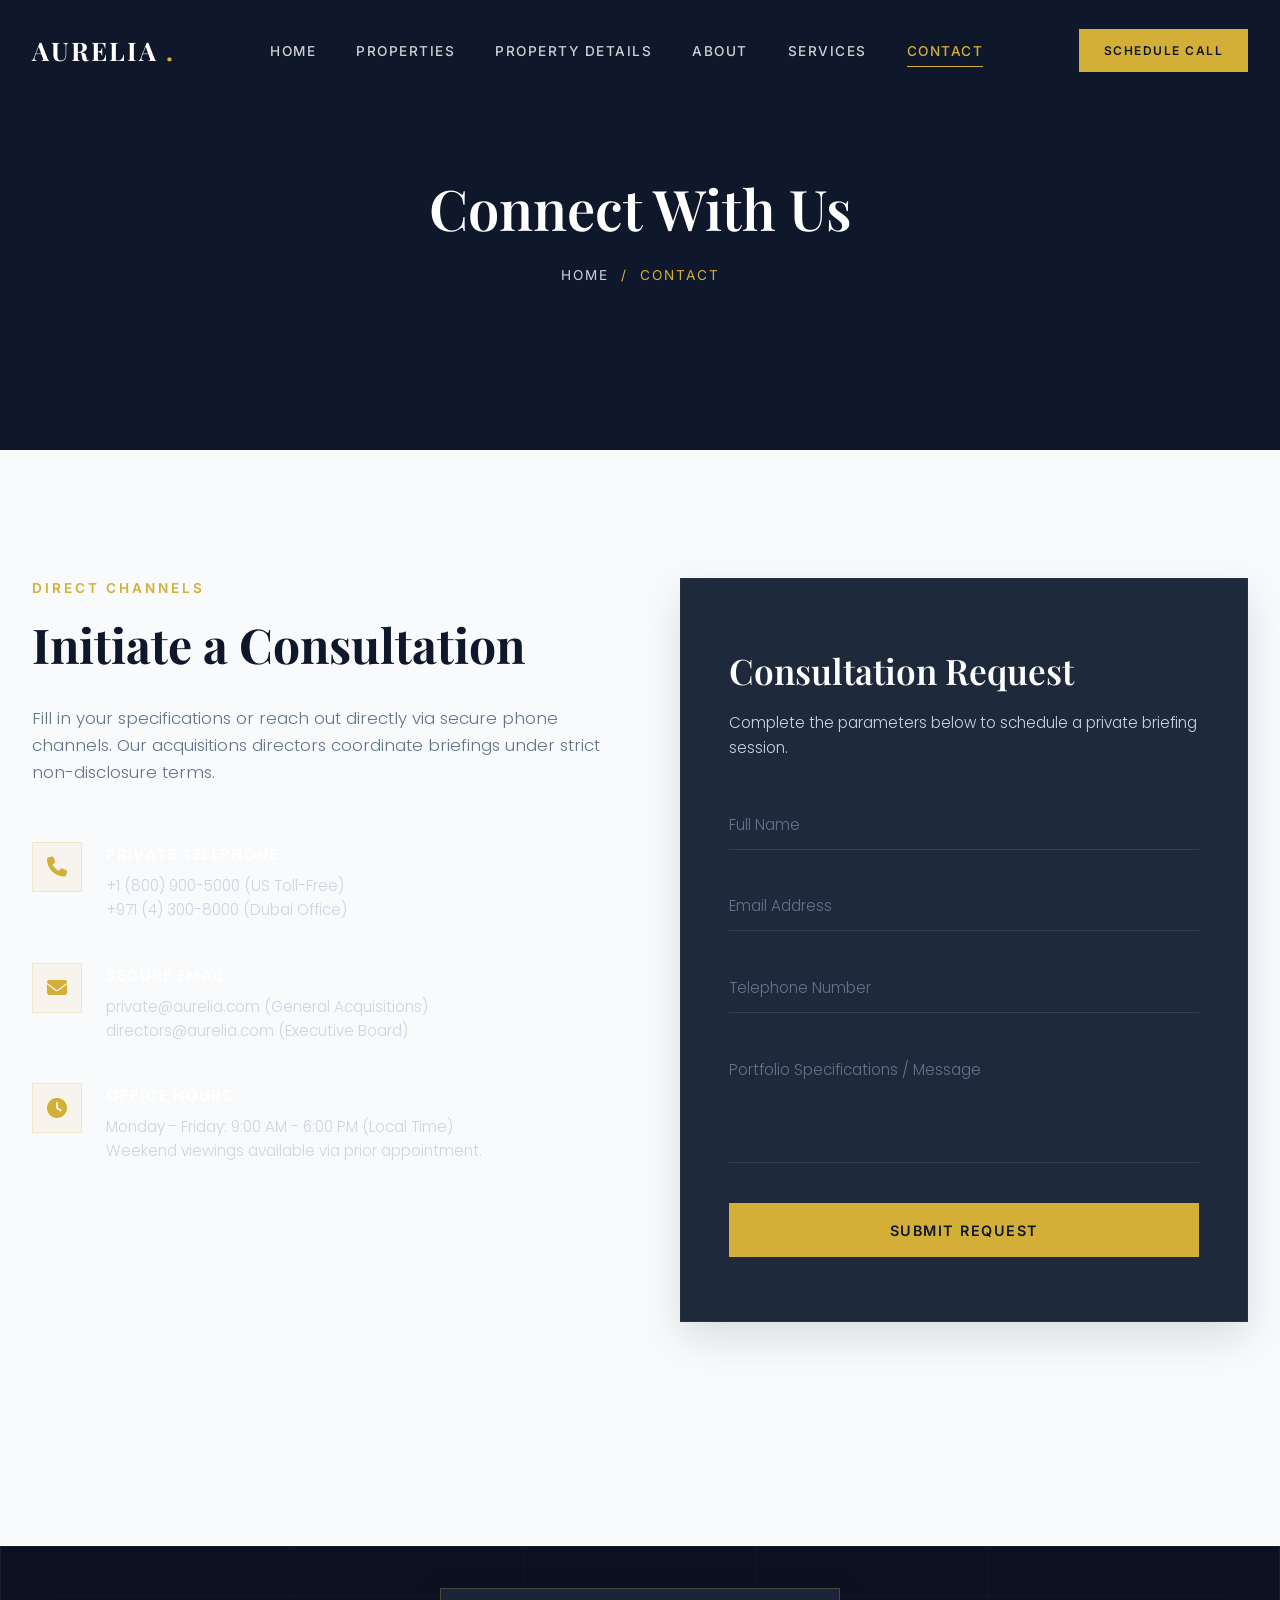
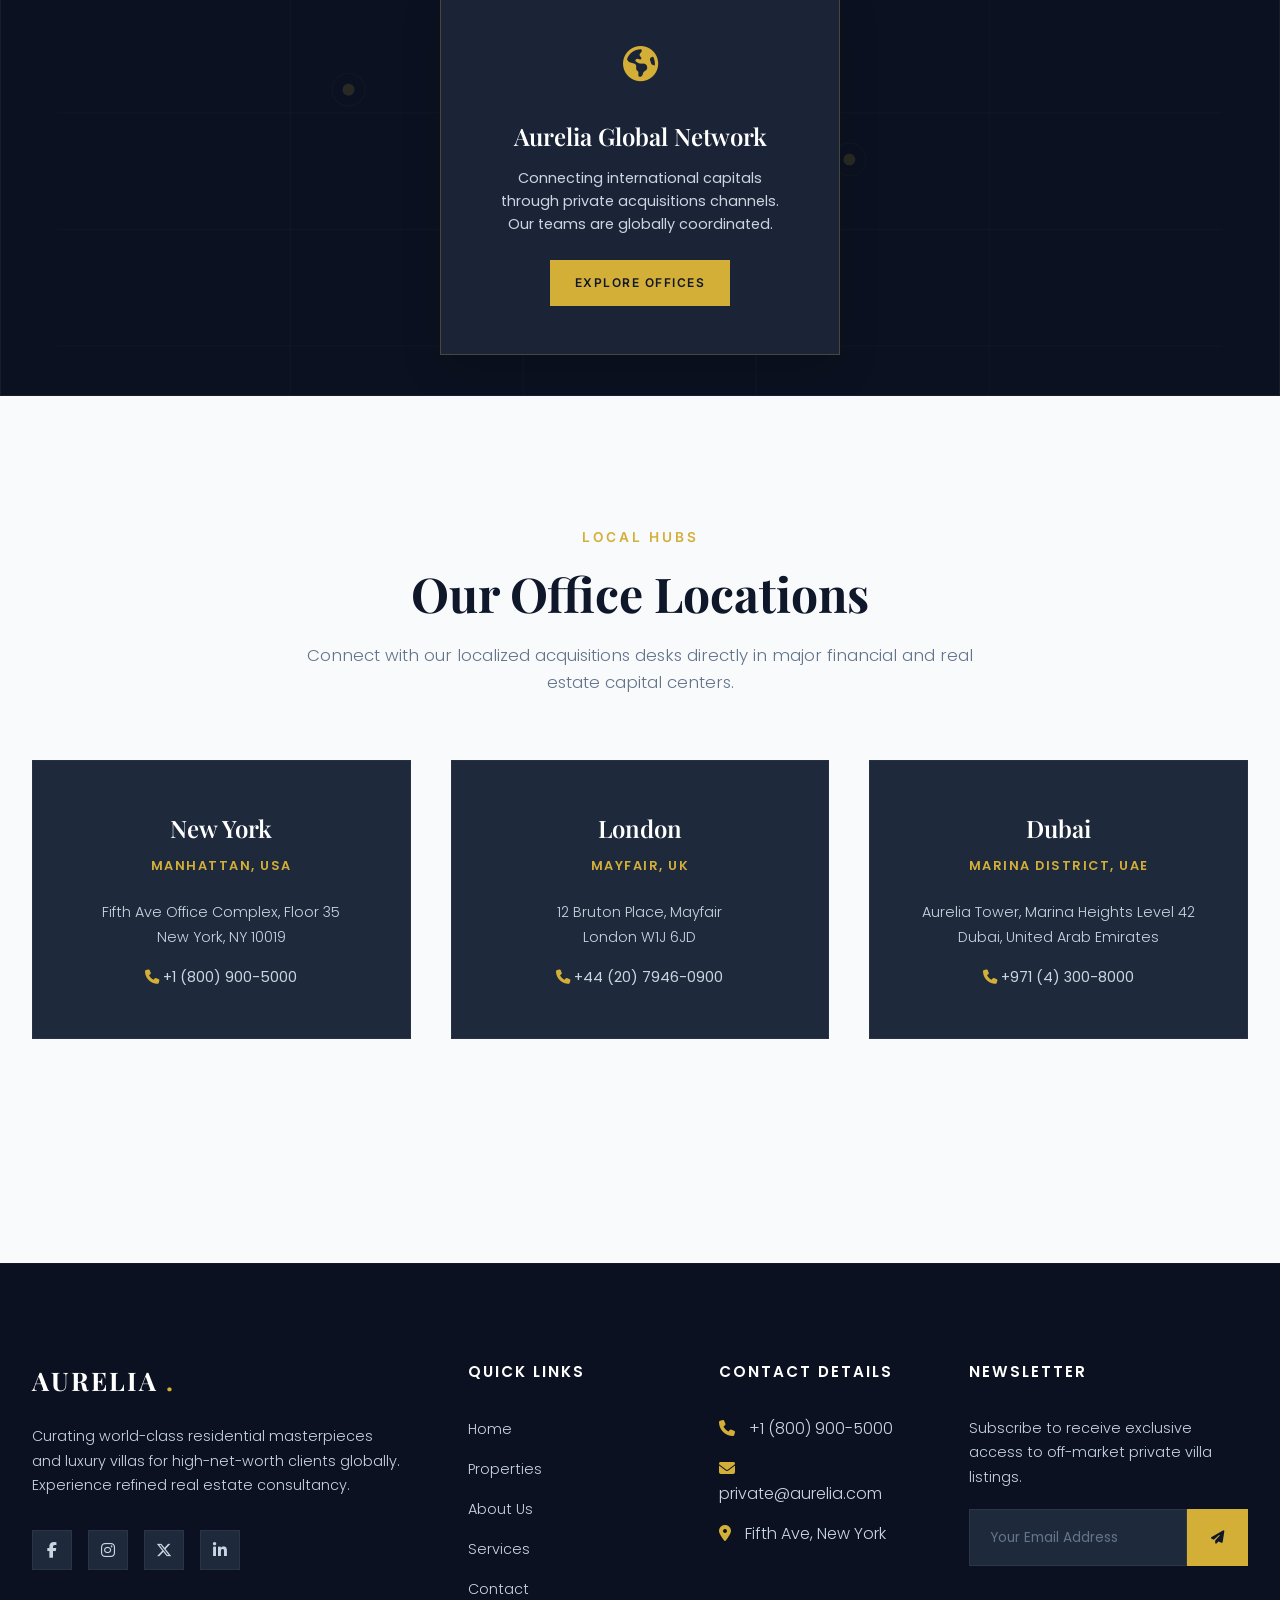
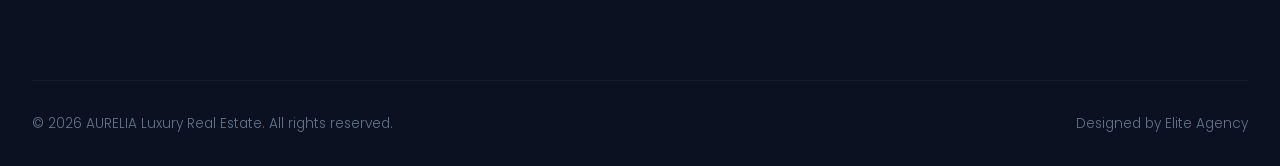
<file: contact.html>
<!DOCTYPE html>
<html lang="en">
<head>
  <meta charset="UTF-8">
  <meta name="viewport" content="width=device-width, initial-scale=1.0">
  <title>Contact Us | AURELIA Luxury Real Estate</title>
  <meta name="description" content="Reach out to Aurelia Luxury Real Estate. Schedule a private consultation, list your property, or connect with our international Mayfair, Manhattan, and Dubai office directors.">
  <!-- Stylesheets -->
  <link rel="stylesheet" href="css/style.css">
  <!-- FontAwesome Icons -->
  <link rel="stylesheet" href="https://cdnjs.cloudflare.com/ajax/libs/font-awesome/6.4.0/css/all.min.css">
</head>
<body>

  <!-- Navigation Bar -->
  <nav class="navbar" id="navbar">
    <div class="container">
      <a href="index.html" class="logo">AURELIA<span>.</span></a>
      <ul class="nav-links">
        <li><a href="index.html" class="nav-link">Home</a></li>
        <li><a href="properties.html" class="nav-link">Properties</a></li>
        <li><a href="property-details.html" class="nav-link">Property Details</a></li>
        <li><a href="about.html" class="nav-link">About</a></li>
        <li><a href="services.html" class="nav-link">Services</a></li>
        <li><a href="contact.html" class="nav-link active">Contact</a></li>
      </ul>
      <div class="nav-cta">
        <a href="contact.html" class="btn btn-gold" style="padding: 0.7rem 1.5rem; font-size: 0.75rem;">Schedule Call</a>
      </div>
      <button class="hamburger" aria-label="Toggle Navigation Menu">
        <span></span>
        <span></span>
        <span></span>
      </button>
    </div>
  </nav>

  <!-- Page Hero Banner -->
  <header class="page-hero" style="background-image: url('https://images.unsplash.com/photo-1582407947304-fd86f028f716?auto=format&fit=crop&w=1600&q=80');">
    <div class="hero-overlay"></div>
    <div class="page-hero-content reveal">
      <h1 class="page-hero-title">Connect With Us</h1>
      <div class="page-hero-breadcrumbs">
        <a href="index.html">Home</a> &nbsp;/&nbsp; Contact
      </div>
    </div>
  </header>

  <!-- Contact Form & Info Grid -->
  <section class="section section-light">
    <div class="container">
      <div class="contact-container">
        
        <!-- Left Column: Details -->
        <div class="contact-info-col reveal">
          <span class="section-subtitle">Direct Channels</span>
          <h2 class="section-title" style="color: var(--primary); margin-bottom: 2rem;">Initiate a Consultation</h2>
          <p class="section-desc" style="color: var(--text-gray); margin-bottom: 3.5rem; font-weight:300;">Fill in your specifications or reach out directly via secure phone channels. Our acquisitions directors coordinate briefings under strict non-disclosure terms.</p>

          <div class="contact-details">
            <!-- Item 1 -->
            <div class="contact-info-card">
              <div class="contact-info-icon"><i class="fa-solid fa-phone"></i></div>
              <div class="contact-info-text">
                <h4>Private Telephone</h4>
                <p>+1 (800) 900-5000 (US Toll-Free)</p>
                <p>+971 (4) 300-8000 (Dubai Office)</p>
              </div>
            </div>

            <!-- Item 2 -->
            <div class="contact-info-card">
              <div class="contact-info-icon"><i class="fa-solid fa-envelope"></i></div>
              <div class="contact-info-text">
                <h4>Secure Email</h4>
                <p>private@aurelia.com (General Acquisitions)</p>
                <p>directors@aurelia.com (Executive Board)</p>
              </div>
            </div>

            <!-- Item 3 -->
            <div class="contact-info-card">
              <div class="contact-info-icon"><i class="fa-solid fa-clock"></i></div>
              <div class="contact-info-text">
                <h4>Office Hours</h4>
                <p>Monday - Friday: 9:00 AM - 6:00 PM (Local Time)</p>
                <p>Weekend viewings available via prior appointment.</p>
              </div>
            </div>
          </div>
        </div>

        <!-- Right Column: Form -->
        <div class="contact-form-wrapper reveal reveal-delay-1">
          <h3 class="form-title">Consultation Request</h3>
          <p class="form-desc">Complete the parameters below to schedule a private briefing session.</p>
          
          <div class="form-success-popup" id="form-success">
            Thank you. Your consultation request has been submitted. An acquisitions director will contact you within 24 hours.
          </div>

          <form id="contact-form" novalidate>
            <!-- Name -->
            <div class="form-group">
              <input type="text" id="name" class="form-control" placeholder=" " required>
              <label for="name" class="form-label">Full Name</label>
              <div class="form-error" id="name-error"></div>
            </div>

            <!-- Email -->
            <div class="form-group">
              <input type="email" id="email" class="form-control" placeholder=" " required>
              <label for="email" class="form-label">Email Address</label>
              <div class="form-error" id="email-error"></div>
            </div>

            <!-- Phone -->
            <div class="form-group">
              <input type="tel" id="phone" class="form-control" placeholder=" " required>
              <label for="phone" class="form-label">Telephone Number</label>
              <div class="form-error" id="phone-error"></div>
            </div>

            <!-- Message -->
            <div class="form-group">
              <textarea id="message" class="form-control" rows="4" placeholder=" " required style="resize:none;"></textarea>
              <label for="message" class="form-label">Portfolio Specifications / Message</label>
              <div class="form-error" id="message-error"></div>
            </div>

            <button type="submit" class="btn btn-gold" style="width: 100%;">Submit Request</button>
          </form>
        </div>
      </div>
    </div>
  </section>

  <!-- Luxury Map Section -->
  <section class="section section-dark" style="padding: 0;">
    <div class="map-placeholder reveal">
      <svg class="map-svg-bg" viewBox="0 0 1000 500" xmlns="http://www.w3.org/2000/svg">
        <!-- coordinate grid lines -->
        <line x1="0" y1="100" x2="1000" y2="100" />
        <line x1="0" y1="200" x2="1000" y2="200" />
        <line x1="0" y1="300" x2="1000" y2="300" />
        <line x1="0" y1="400" x2="1000" y2="400" />
        <line x1="200" y1="0" x2="200" y2="500" />
        <line x1="400" y1="0" x2="400" y2="500" />
        <line x1="600" y1="0" x2="600" y2="500" />
        <line x1="800" y1="0" x2="800" y2="500" />
        
        <!-- NYC Ping -->
        <circle cx="250" cy="180" r="5" fill="#D4AF37" />
        <circle cx="250" cy="180" r="12" fill="none" stroke="#D4AF37" stroke-width="1" opacity="0.6">
          <animate attributeName="r" values="5;20" dur="2.5s" repeatCount="indefinite"/>
          <animate attributeName="opacity" values="0.6;0" dur="2.5s" repeatCount="indefinite"/>
        </circle>
        
        <!-- London Ping -->
        <circle cx="480" cy="140" r="5" fill="#D4AF37" />
        <circle cx="480" cy="140" r="12" fill="none" stroke="#D4AF37" stroke-width="1" opacity="0.6">
          <animate attributeName="r" values="5;20" dur="2.5s" repeatCount="indefinite"/>
          <animate attributeName="opacity" values="0.6;0" dur="2.5s" repeatCount="indefinite"/>
        </circle>

        <!-- Dubai Ping -->
        <circle cx="680" cy="240" r="5" fill="#D4AF37" />
        <circle cx="680" cy="240" r="12" fill="none" stroke="#D4AF37" stroke-width="1" opacity="0.6">
          <animate attributeName="r" values="5;20" dur="2.5s" repeatCount="indefinite"/>
          <animate attributeName="opacity" values="0.6;0" dur="2.5s" repeatCount="indefinite"/>
        </circle>
      </svg>
      
      <div class="map-card">
        <div class="map-card-icon"><i class="fa-solid fa-earth-americas"></i></div>
        <h3>Aurelia Global Network</h3>
        <p>Connecting international capitals through private acquisitions channels. Our teams are globally coordinated.</p>
        <a href="#locations" class="btn btn-gold" style="font-size:0.75rem; padding:0.75rem 1.5rem;">Explore Offices</a>
      </div>
    </div>
  </section>

  <!-- Office Locations Section -->
  <section class="section section-light" id="locations">
    <div class="container">
      <div class="section-header reveal">
        <span class="section-subtitle">Local Hubs</span>
        <h2 class="section-title">Our Office Locations</h2>
        <p class="section-desc">Connect with our localized acquisitions desks directly in major financial and real estate capital centers.</p>
      </div>

      <div class="office-grid">
        <!-- Office 1 -->
        <div class="office-card reveal">
          <h3 class="office-location-title">New York</h3>
          <p class="office-city">Manhattan, USA</p>
          <div class="office-details">
            <p>Fifth Ave Office Complex, Floor 35</p>
            <p>New York, NY 10019</p>
            <p style="margin-top:1rem; font-weight:400;"><i class="fa-solid fa-phone text-gold"></i> +1 (800) 900-5000</p>
          </div>
        </div>

        <!-- Office 2 -->
        <div class="office-card reveal reveal-delay-1">
          <h3 class="office-location-title">London</h3>
          <p class="office-city">Mayfair, UK</p>
          <div class="office-details">
            <p>12 Bruton Place, Mayfair</p>
            <p>London W1J 6JD</p>
            <p style="margin-top:1rem; font-weight:400;"><i class="fa-solid fa-phone text-gold"></i> +44 (20) 7946-0900</p>
          </div>
        </div>

        <!-- Office 3 -->
        <div class="office-card reveal reveal-delay-2">
          <h3 class="office-location-title">Dubai</h3>
          <p class="office-city">Marina District, UAE</p>
          <div class="office-details">
            <p>Aurelia Tower, Marina Heights Level 42</p>
            <p>Dubai, United Arab Emirates</p>
            <p style="margin-top:1rem; font-weight:400;"><i class="fa-solid fa-phone text-gold"></i> +971 (4) 300-8000</p>
          </div>
        </div>
      </div>
    </div>
  </section>

  <!-- Footer -->
  <footer class="footer">
    <div class="container">
      <div class="footer-grid">
        <!-- Column 1 -->
        <div class="footer-col">
          <a href="index.html" class="logo footer-logo">AURELIA<span>.</span></a>
          <p class="footer-desc">Curating world-class residential masterpieces and luxury villas for high-net-worth clients globally. Experience refined real estate consultancy.</p>
          <div class="social-links">
            <a href="#" class="social-icon" aria-label="Facebook"><i class="fa-brands fa-facebook-f"></i></a>
            <a href="#" class="social-icon" aria-label="Instagram"><i class="fa-brands fa-instagram"></i></a>
            <a href="#" class="social-icon" aria-label="Twitter"><i class="fa-brands fa-x-twitter"></i></a>
            <a href="#" class="social-icon" aria-label="LinkedIn"><i class="fa-brands fa-linkedin-in"></i></a>
          </div>
        </div>
        
        <!-- Column 2 -->
        <div class="footer-col">
          <h3>Quick Links</h3>
          <ul class="footer-links">
            <li><a href="index.html">Home</a></li>
            <li><a href="properties.html">Properties</a></li>
            <li><a href="about.html">About Us</a></li>
            <li><a href="services.html">Services</a></li>
            <li><a href="contact.html">Contact</a></li>
          </ul>
        </div>

        <!-- Column 3 -->
        <div class="footer-col">
          <h3>Contact Details</h3>
          <ul class="footer-links">
            <li><span style="font-weight:300;"><i class="fa-solid fa-phone text-gold" style="margin-right:10px;"></i> +1 (800) 900-5000</span></li>
            <li><span style="font-weight:300;"><i class="fa-solid fa-envelope text-gold" style="margin-right:10px;"></i> private@aurelia.com</span></li>
            <li><span style="font-weight:300;"><i class="fa-solid fa-location-dot text-gold" style="margin-right:10px;"></i> Fifth Ave, New York</span></li>
          </ul>
        </div>

        <!-- Column 4 -->
        <div class="footer-col">
          <h3>Newsletter</h3>
          <p class="footer-desc" style="margin-bottom:1.25rem;">Subscribe to receive exclusive access to off-market private villa listings.</p>
          <form class="newsletter-form">
            <input class="newsletter-input" type="email" placeholder="Your Email Address" aria-label="Newsletter email input" required>
            <button class="newsletter-btn" type="submit" aria-label="Subscribe to newsletter"><i class="fa-solid fa-paper-plane"></i></button>
          </form>
        </div>
      </div>

      <div class="footer-bottom">
        <p>&copy; 2026 AURELIA Luxury Real Estate. All rights reserved.</p>
        <p>Designed by Elite Agency</p>
      </div>
    </div>
  </footer>

  <!-- Scripts -->
  <script src="js/main.js"></script>
</body>
</html>
</file>
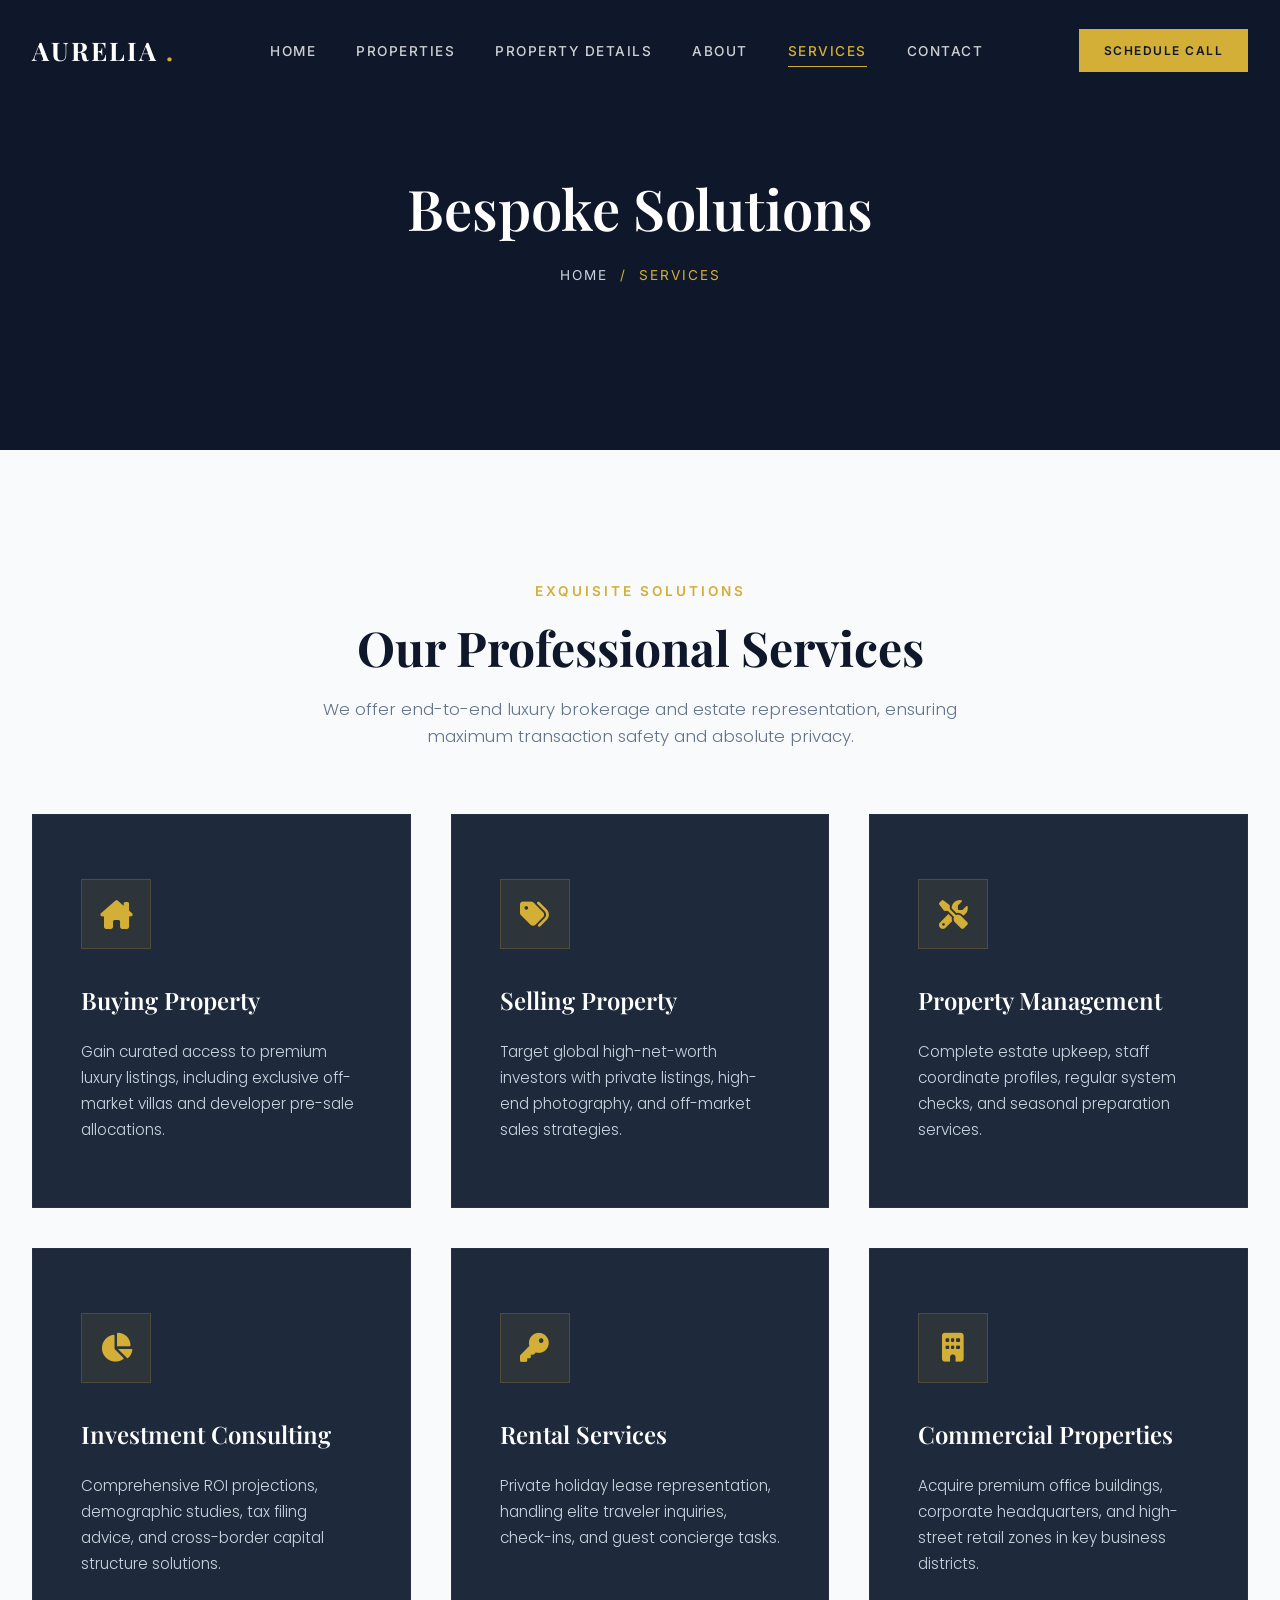
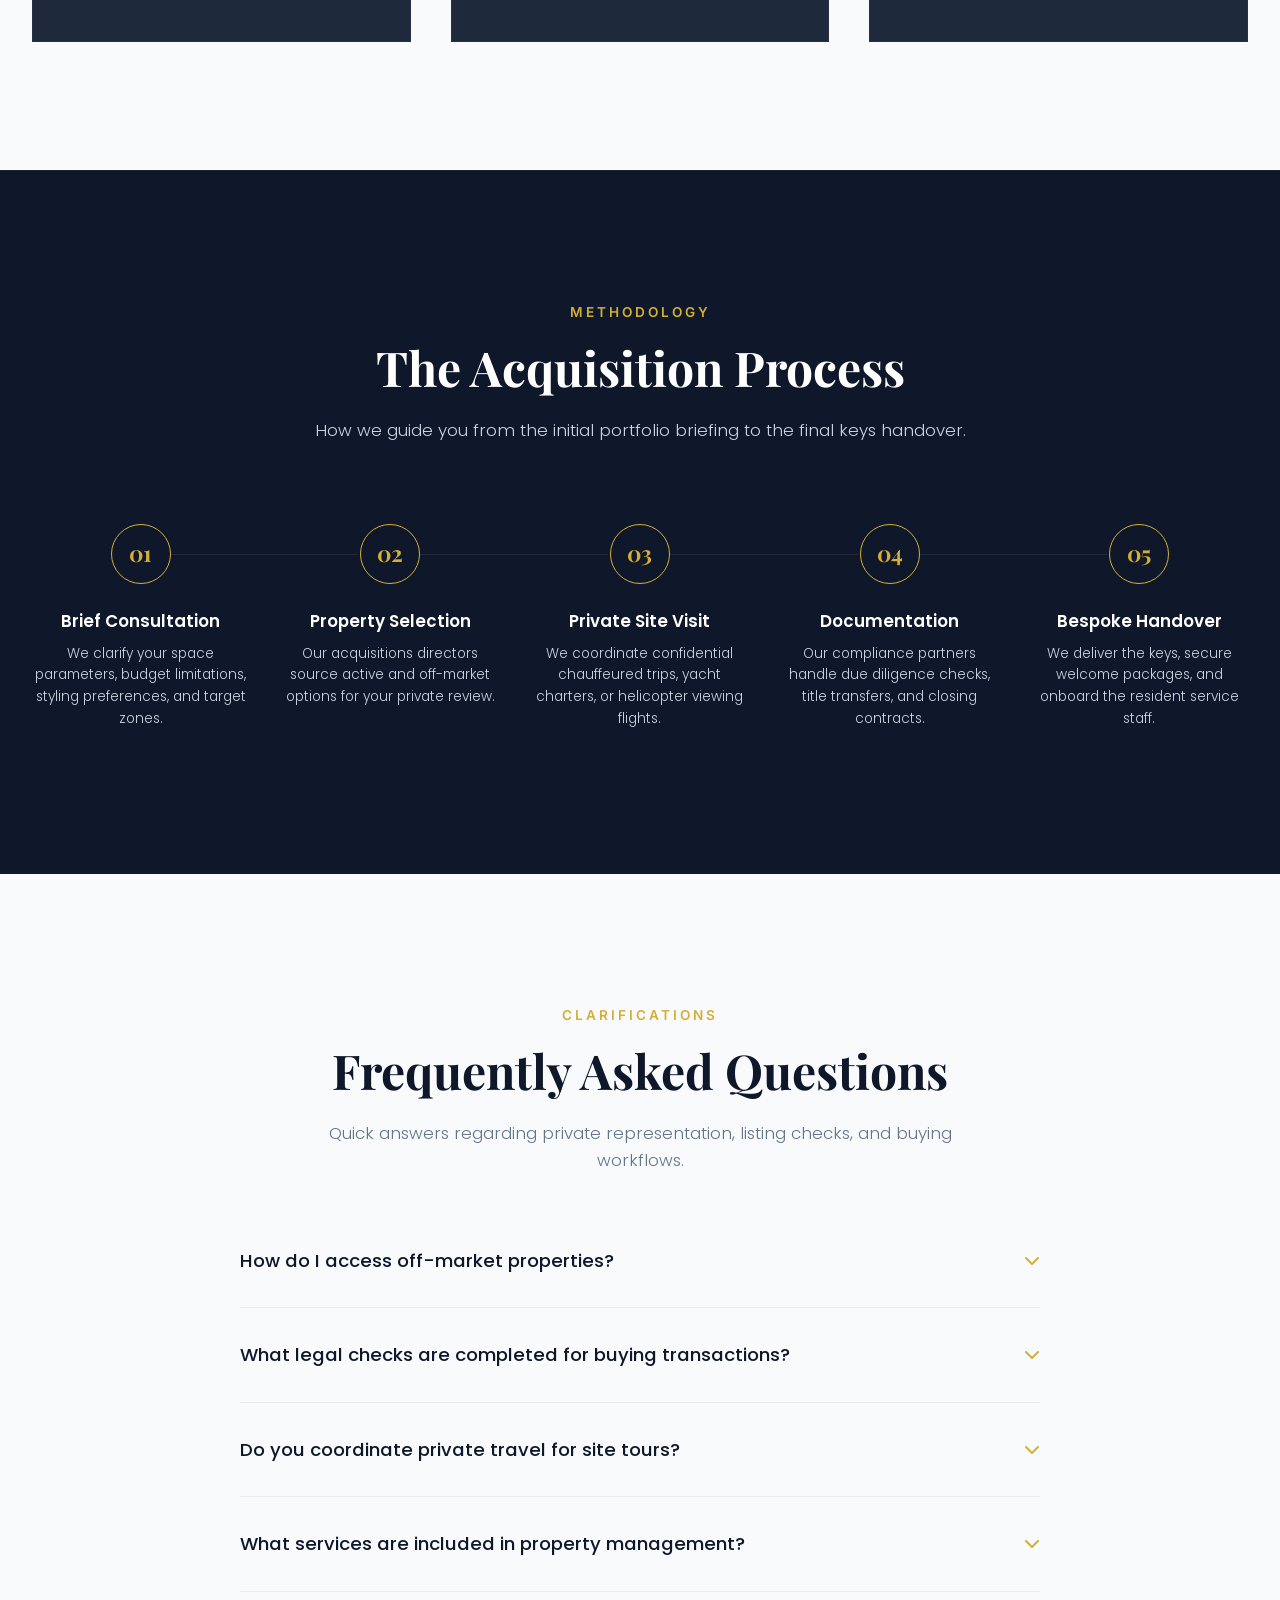
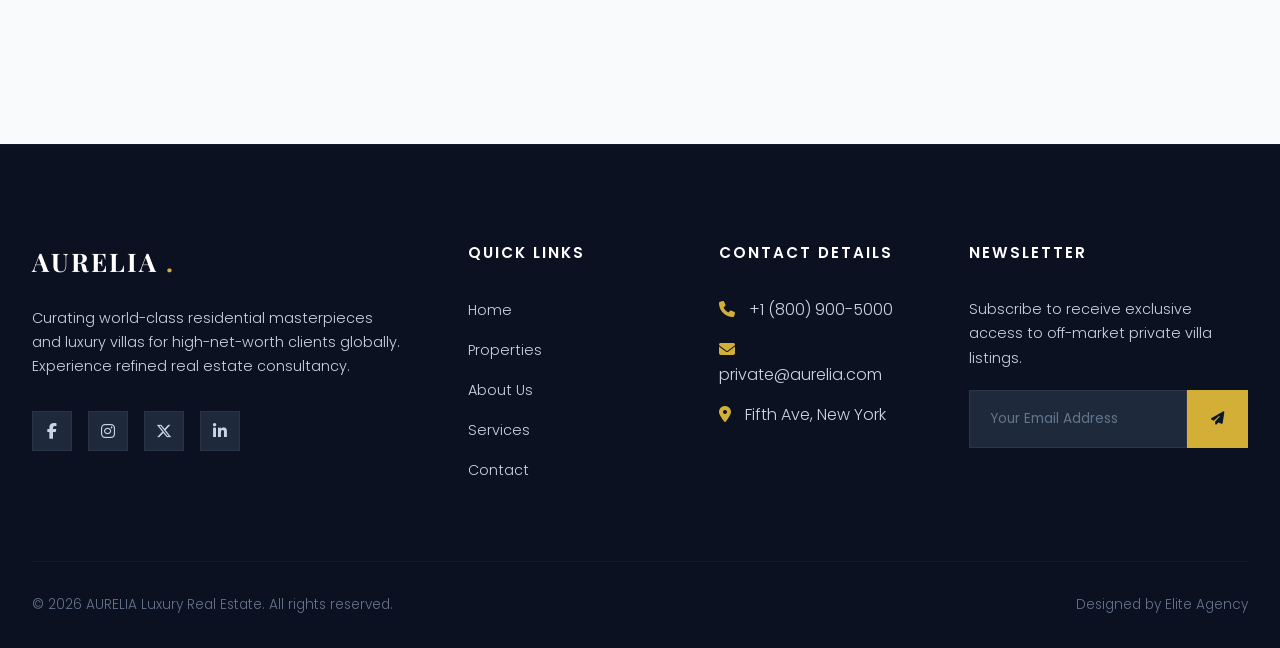
<file: services.html>
<!DOCTYPE html>
<html lang="en">
<head>
  <meta charset="UTF-8">
  <meta name="viewport" content="width=device-width, initial-scale=1.0">
  <title>Our Services | AURELIA Luxury Real Estate</title>
  <meta name="description" content="Explore Aurelia's professional services: private buying & selling representation, luxury property management, off-market investments, and yacht concierge services.">
  <!-- Stylesheets -->
  <link rel="stylesheet" href="css/style.css">
  <!-- FontAwesome Icons -->
  <link rel="stylesheet" href="https://cdnjs.cloudflare.com/ajax/libs/font-awesome/6.4.0/css/all.min.css">
</head>
<body>

  <!-- Navigation Bar -->
  <nav class="navbar" id="navbar">
    <div class="container">
      <a href="index.html" class="logo">AURELIA<span>.</span></a>
      <ul class="nav-links">
        <li><a href="index.html" class="nav-link">Home</a></li>
        <li><a href="properties.html" class="nav-link">Properties</a></li>
        <li><a href="property-details.html" class="nav-link">Property Details</a></li>
        <li><a href="about.html" class="nav-link">About</a></li>
        <li><a href="services.html" class="nav-link active">Services</a></li>
        <li><a href="contact.html" class="nav-link">Contact</a></li>
      </ul>
      <div class="nav-cta">
        <a href="contact.html" class="btn btn-gold" style="padding: 0.7rem 1.5rem; font-size: 0.75rem;">Schedule Call</a>
      </div>
      <button class="hamburger" aria-label="Toggle Navigation Menu">
        <span></span>
        <span></span>
        <span></span>
      </button>
    </div>
  </nav>

  <!-- Page Hero Banner -->
  <header class="page-hero" style="background-image: url('https://images.unsplash.com/photo-1600210492486-724fe5c67fb0?auto=format&fit=crop&w=1600&q=80');">
    <div class="hero-overlay"></div>
    <div class="page-hero-content reveal">
      <h1 class="page-hero-title">Bespoke Solutions</h1>
      <div class="page-hero-breadcrumbs">
        <a href="index.html">Home</a> &nbsp;/&nbsp; Services
      </div>
    </div>
  </header>

  <!-- Service Cards Section -->
  <section class="section section-light">
    <div class="container">
      <div class="section-header reveal">
        <span class="section-subtitle">Exquisite Solutions</span>
        <h2 class="section-title">Our Professional Services</h2>
        <p class="section-desc">We offer end-to-end luxury brokerage and estate representation, ensuring maximum transaction safety and absolute privacy.</p>
      </div>

      <div class="services-grid">
        <!-- Service 1 -->
        <div class="service-card reveal">
          <div class="why-icon"><i class="fa-solid fa-house-chimney"></i></div>
          <h3 class="service-title">Buying Property</h3>
          <p class="service-desc">Gain curated access to premium luxury listings, including exclusive off-market villas and developer pre-sale allocations.</p>
        </div>

        <!-- Service 2 -->
        <div class="service-card reveal reveal-delay-1">
          <div class="why-icon"><i class="fa-solid fa-tags"></i></div>
          <h3 class="service-title">Selling Property</h3>
          <p class="service-desc">Target global high-net-worth investors with private listings, high-end photography, and off-market sales strategies.</p>
        </div>

        <!-- Service 3 -->
        <div class="service-card reveal reveal-delay-2">
          <div class="why-icon"><i class="fa-solid fa-screwdriver-wrench"></i></div>
          <h3 class="service-title">Property Management</h3>
          <p class="service-desc">Complete estate upkeep, staff coordinate profiles, regular system checks, and seasonal preparation services.</p>
        </div>

        <!-- Service 4 -->
        <div class="service-card reveal">
          <div class="why-icon"><i class="fa-solid fa-chart-pie"></i></div>
          <h3 class="service-title">Investment Consulting</h3>
          <p class="service-desc">Comprehensive ROI projections, demographic studies, tax filing advice, and cross-border capital structure solutions.</p>
        </div>

        <!-- Service 5 -->
        <div class="service-card reveal reveal-delay-1">
          <div class="why-icon"><i class="fa-solid fa-key"></i></div>
          <h3 class="service-title">Rental Services</h3>
          <p class="service-desc">Private holiday lease representation, handling elite traveler inquiries, check-ins, and guest concierge tasks.</p>
        </div>

        <!-- Service 6 -->
        <div class="service-card reveal reveal-delay-2">
          <div class="why-icon"><i class="fa-solid fa-building"></i></div>
          <h3 class="service-title">Commercial Properties</h3>
          <p class="service-desc">Acquire premium office buildings, corporate headquarters, and high-street retail zones in key business districts.</p>
        </div>
      </div>
    </div>
  </section>

  <!-- Process Timeline Section -->
  <section class="section section-dark" style="border-top: 1px solid rgba(255, 255, 255, 0.05); padding-bottom: 9rem;">
    <div class="container">
      <div class="section-header reveal">
        <span class="section-subtitle">Methodology</span>
        <h2 class="section-title">The Acquisition Process</h2>
        <p class="section-desc">How we guide you from the initial portfolio briefing to the final keys handover.</p>
      </div>

      <div class="process-flow">
        <!-- Step 1 -->
        <div class="process-step reveal">
          <div class="process-number">01</div>
          <h3 class="process-title">Brief Consultation</h3>
          <p class="process-desc">We clarify your space parameters, budget limitations, styling preferences, and target zones.</p>
        </div>
        <!-- Step 2 -->
        <div class="process-step reveal reveal-delay-1">
          <div class="process-number">02</div>
          <h3 class="process-title">Property Selection</h3>
          <p class="process-desc">Our acquisitions directors source active and off-market options for your private review.</p>
        </div>
        <!-- Step 3 -->
        <div class="process-step reveal reveal-delay-2">
          <div class="process-number">03</div>
          <h3 class="process-title">Private Site Visit</h3>
          <p class="process-desc">We coordinate confidential chauffeured trips, yacht charters, or helicopter viewing flights.</p>
        </div>
        <!-- Step 4 -->
        <div class="process-step reveal reveal-delay-3">
          <div class="process-number">04</div>
          <h3 class="process-title">Documentation</h3>
          <p class="process-desc">Our compliance partners handle due diligence checks, title transfers, and closing contracts.</p>
        </div>
        <!-- Step 5 -->
        <div class="process-step reveal reveal-delay-4">
          <div class="process-number">05</div>
          <h3 class="process-title">Bespoke Handover</h3>
          <p class="process-desc">We deliver the keys, secure welcome packages, and onboard the resident service staff.</p>
        </div>
      </div>
    </div>
  </section>

  <!-- FAQ Section (Accordion) -->
  <section class="section section-light">
    <div class="container">
      <div class="section-header reveal">
        <span class="section-subtitle">Clarifications</span>
        <h2 class="section-title">Frequently Asked Questions</h2>
        <p class="section-desc">Quick answers regarding private representation, listing checks, and buying workflows.</p>
      </div>

      <div class="faq-wrapper reveal">
        <!-- FAQ 1 -->
        <div class="faq-item">
          <div class="faq-question">
            <h3>How do I access off-market properties?</h3>
            <span class="faq-toggle-icon"><i class="fa-solid fa-chevron-down"></i></span>
          </div>
          <div class="faq-answer">
            <p>Over 40% of our luxury properties are represented off-market to protect seller privacy. Registered clients receive personalized digital lookbooks and invitations to private viewing sessions from their assigned acquisitions director.</p>
          </div>
        </div>

        <!-- FAQ 2 -->
        <div class="faq-item">
          <div class="faq-question">
            <h3>What legal checks are completed for buying transactions?</h3>
            <span class="faq-toggle-icon"><i class="fa-solid fa-chevron-down"></i></span>
          </div>
          <div class="faq-answer">
            <p>Our compliance team completes rigorous land registry title audits, municipal zoning checks, outstanding mortgage analysis, and debt reports. This ensures complete safety and clear title handovers for buyers.</p>
          </div>
        </div>

        <!-- FAQ 3 -->
        <div class="faq-item">
          <div class="faq-question">
            <h3>Do you coordinate private travel for site tours?</h3>
            <span class="faq-toggle-icon"><i class="fa-solid fa-chevron-down"></i></span>
          </div>
          <div class="faq-answer">
            <p>Yes. For clients viewing high-value assets, we arrange airport concierge arrivals, private helicopter transfers, marine yacht charters, and hotel reservations to ensure a comfortable and confidential trip.</p>
          </div>
        </div>

        <!-- FAQ 4 -->
        <div class="faq-item">
          <div class="faq-question">
            <h3>What services are included in property management?</h3>
            <span class="faq-toggle-icon"><i class="fa-solid fa-chevron-down"></i></span>
          </div>
          <div class="faq-answer">
            <p>Our property management team handles routine system checks, landscaping, pool cleaning, bill payments, tax updates, security monitoring, and seasonal preparation services for international owners.</p>
          </div>
        </div>
      </div>
    </div>
  </section>

  <!-- Footer -->
  <footer class="footer">
    <div class="container">
      <div class="footer-grid">
        <!-- Column 1 -->
        <div class="footer-col">
          <a href="index.html" class="logo footer-logo">AURELIA<span>.</span></a>
          <p class="footer-desc">Curating world-class residential masterpieces and luxury villas for high-net-worth clients globally. Experience refined real estate consultancy.</p>
          <div class="social-links">
            <a href="#" class="social-icon" aria-label="Facebook"><i class="fa-brands fa-facebook-f"></i></a>
            <a href="#" class="social-icon" aria-label="Instagram"><i class="fa-brands fa-instagram"></i></a>
            <a href="#" class="social-icon" aria-label="Twitter"><i class="fa-brands fa-x-twitter"></i></a>
            <a href="#" class="social-icon" aria-label="LinkedIn"><i class="fa-brands fa-linkedin-in"></i></a>
          </div>
        </div>
        
        <!-- Column 2 -->
        <div class="footer-col">
          <h3>Quick Links</h3>
          <ul class="footer-links">
            <li><a href="index.html">Home</a></li>
            <li><a href="properties.html">Properties</a></li>
            <li><a href="about.html">About Us</a></li>
            <li><a href="services.html">Services</a></li>
            <li><a href="contact.html">Contact</a></li>
          </ul>
        </div>

        <!-- Column 3 -->
        <div class="footer-col">
          <h3>Contact Details</h3>
          <ul class="footer-links">
            <li><span style="font-weight:300;"><i class="fa-solid fa-phone text-gold" style="margin-right:10px;"></i> +1 (800) 900-5000</span></li>
            <li><span style="font-weight:300;"><i class="fa-solid fa-envelope text-gold" style="margin-right:10px;"></i> private@aurelia.com</span></li>
            <li><span style="font-weight:300;"><i class="fa-solid fa-location-dot text-gold" style="margin-right:10px;"></i> Fifth Ave, New York</span></li>
          </ul>
        </div>

        <!-- Column 4 -->
        <div class="footer-col">
          <h3>Newsletter</h3>
          <p class="footer-desc" style="margin-bottom:1.25rem;">Subscribe to receive exclusive access to off-market private villa listings.</p>
          <form class="newsletter-form">
            <input class="newsletter-input" type="email" placeholder="Your Email Address" aria-label="Newsletter email input" required>
            <button class="newsletter-btn" type="submit" aria-label="Subscribe to newsletter"><i class="fa-solid fa-paper-plane"></i></button>
          </form>
        </div>
      </div>

      <div class="footer-bottom">
        <p>&copy; 2026 AURELIA Luxury Real Estate. All rights reserved.</p>
        <p>Designed by Elite Agency</p>
      </div>
    </div>
  </footer>

  <!-- Scripts -->
  <script src="js/main.js"></script>
</body>
</html>
</file>
<file: css/style.css>
@import url('https://fonts.googleapis.com/css2?family=Inter:wght@400;500;600;700&family=Playfair+Display:ital,wght@0,400;0,600;0,700;1,400&family=Poppins:wght@300;400;500;600;700&display=swap');

/* ==========================================
   DESIGN TOKENS & VARIABLES
   ========================================== */
:root {
  --primary: #0F172A;
  --secondary: #1E293B;
  --accent-gold: #D4AF37;
  --accent-gold-glow: rgba(212, 175, 55, 0.4);
  --white: #FFFFFF;
  --light-gray: #F8FAFC;
  --text-gray: #64748B;
  --text-light: #CBD5E1;
  --border-light: rgba(255, 255, 255, 0.08);
  --border-dark: rgba(15, 23, 42, 0.08);
  
  --font-headings: 'Playfair Display', serif;
  --font-body: 'Poppins', sans-serif;
  --font-buttons: 'Inter', sans-serif;
  
  --transition-smooth: all 0.4s cubic-bezier(0.16, 1, 0.3, 1);
  --transition-medium: all 0.3s ease;
  --transition-fast: all 0.2s ease;
  
  --shadow-sm: 0 2px 8px rgba(0, 0, 0, 0.04);
  --shadow-md: 0 8px 30px rgba(0, 0, 0, 0.06);
  --shadow-lg: 0 16px 40px rgba(0, 0, 0, 0.12);
  --shadow-gold: 0 12px 30px rgba(212, 175, 55, 0.2);
}

/* ==========================================
   GLOBAL RESET & UTILITIES
   ========================================== */
*, *::before, *::after {
  box-sizing: border-box;
  margin: 0;
  padding: 0;
}

html {
  scroll-behavior: smooth;
  font-size: 16px;
  background-color: var(--primary);
  color: var(--text-light);
}

body {
  font-family: var(--font-body);
  line-height: 1.6;
  overflow-x: hidden;
  -webkit-font-smoothing: antialiased;
  background-color: var(--primary);
}

img {
  max-width: 100%;
  display: block;
  object-fit: cover;
}

a {
  text-decoration: none;
  color: inherit;
  transition: var(--transition-fast);
}

ul {
  list-style: none;
}

button, input, select, textarea {
  font-family: inherit;
  background: none;
  border: none;
  outline: none;
}

.container {
  width: 100%;
  max-width: 1280px;
  margin: 0 auto;
  padding: 0 2rem;
}

@media (max-width: 768px) {
  .container {
    padding: 0 1.25rem;
  }
}

/* Section Spacing */
.section {
  padding: 8rem 0;
}

@media (max-width: 768px) {
  .section {
    padding: 5rem 0;
  }
}

.section-dark {
  background-color: var(--primary);
  color: var(--white);
}

.section-light {
  background-color: var(--light-gray);
  color: var(--primary);
}

.section-light .section-subtitle {
  color: var(--accent-gold);
}

.section-light .section-title {
  color: var(--primary);
}

.section-light .section-desc {
  color: var(--text-gray);
}

/* Common Section Headers */
.section-header {
  text-align: center;
  max-width: 700px;
  margin: 0 auto 4rem auto;
}

.section-subtitle {
  font-family: var(--font-buttons);
  font-size: 0.85rem;
  text-transform: uppercase;
  letter-spacing: 3px;
  color: var(--accent-gold);
  margin-bottom: 1rem;
  font-weight: 600;
  display: inline-block;
}

.section-title {
  font-family: var(--font-headings);
  font-size: 3rem;
  font-weight: 700;
  line-height: 1.2;
  color: var(--white);
  margin-bottom: 1.25rem;
}

.section-desc {
  font-size: 1.05rem;
  color: var(--text-light);
  font-weight: 300;
}

@media (max-width: 768px) {
  .section-title {
    font-size: 2.25rem;
  }
  .section-header {
    margin-bottom: 3rem;
  }
}

/* Golden text and accents */
.text-gold {
  color: var(--accent-gold);
}

.bg-dark-slate {
  background-color: var(--secondary);
}

/* ==========================================
   TYPOGRAPHY
   ========================================== */
h1, h2, h3, h4, h5, h6 {
  font-family: var(--font-headings);
  font-weight: 600;
}

/* ==========================================
   BUTTONS
   ========================================== */
.btn {
  display: inline-flex;
  align-items: center;
  justify-content: center;
  padding: 1.1rem 2.2rem;
  font-family: var(--font-buttons);
  font-size: 0.9rem;
  font-weight: 600;
  text-transform: uppercase;
  letter-spacing: 1.5px;
  border-radius: 0;
  cursor: pointer;
  transition: var(--transition-smooth);
}

.btn-gold {
  background-color: var(--accent-gold);
  color: var(--primary);
  border: 1px solid var(--accent-gold);
  position: relative;
  overflow: hidden;
}

.btn-gold::after {
  content: '';
  position: absolute;
  top: 0;
  left: -150%;
  width: 50%;
  height: 100%;
  background: linear-gradient(90deg, transparent, rgba(255, 255, 255, 0.4), transparent);
  transform: skewX(-25deg);
  transition: 0.75s ease-in-out;
}

.btn-gold:hover::after {
  left: 200%;
}

.btn-gold:hover {
  transform: translateY(-3px);
  box-shadow: var(--shadow-gold);
  background-color: #E5C158;
}

.btn-outline {
  border: 1px solid rgba(255, 255, 255, 0.3);
  color: var(--white);
  background-color: transparent;
}

.btn-outline:hover {
  border-color: var(--accent-gold);
  color: var(--accent-gold);
  transform: translateY(-3px);
}

.btn-outline-dark {
  border: 1px solid var(--primary);
  color: var(--primary);
  background-color: transparent;
}

.btn-outline-dark:hover {
  background-color: var(--primary);
  color: var(--white);
  transform: translateY(-3px);
}

.btn-dark {
  background-color: var(--primary);
  color: var(--white);
  border: 1px solid var(--primary);
}

.btn-dark:hover {
  background-color: var(--accent-gold);
  border-color: var(--accent-gold);
  color: var(--primary);
  transform: translateY(-3px);
}

/* ==========================================
   NAVIGATION BAR
   ========================================== */
.navbar {
  position: fixed;
  top: 0;
  left: 0;
  width: 100%;
  z-index: 1000;
  padding: 1.8rem 0;
  transition: var(--transition-smooth);
}

.navbar.navbar-scrolled {
  padding: 1.1rem 0;
  background-color: rgba(15, 23, 42, 0.85);
  backdrop-filter: blur(20px);
  -webkit-backdrop-filter: blur(20px);
  border-bottom: 1px solid rgba(255, 255, 255, 0.05);
  box-shadow: var(--shadow-sm);
}

.navbar .container {
  display: flex;
  justify-content: space-between;
  align-items: center;
}

.logo {
  font-family: var(--font-headings);
  font-size: 1.6rem;
  font-weight: 700;
  letter-spacing: 2px;
  color: var(--white);
  display: flex;
  align-items: center;
  gap: 0.5rem;
}

.logo span {
  color: var(--accent-gold);
}

.nav-links {
  display: flex;
  gap: 2.5rem;
  align-items: center;
}

.nav-link {
  font-family: var(--font-buttons);
  font-size: 0.85rem;
  text-transform: uppercase;
  font-weight: 500;
  letter-spacing: 1.5px;
  color: rgba(255, 255, 255, 0.8);
  position: relative;
  padding: 0.5rem 0;
  transition: var(--transition-fast);
}

.nav-link:hover, .nav-link.active {
  color: var(--accent-gold);
}

.nav-link::after {
  content: '';
  position: absolute;
  bottom: 0;
  left: 0;
  width: 0;
  height: 1px;
  background-color: var(--accent-gold);
  transition: var(--transition-smooth);
}

.nav-link:hover::after, .nav-link.active::after {
  width: 100%;
}

.nav-cta {
  display: inline-flex;
}

/* Mobile Hamburger Menu */
.hamburger {
  display: none;
  cursor: pointer;
  background: none;
  border: none;
  z-index: 1010;
}

.hamburger span {
  display: block;
  width: 25px;
  height: 2px;
  margin: 5px 0;
  background-color: var(--white);
  transition: var(--transition-medium);
}

@media (max-width: 1024px) {
  .hamburger {
    display: block;
  }
  .nav-links {
    position: fixed;
    top: 0;
    right: -100%;
    width: 75%;
    max-width: 320px;
    height: 100vh;
    background-color: var(--primary);
    border-left: 1px solid rgba(255, 255, 255, 0.05);
    flex-direction: column;
    justify-content: center;
    align-items: flex-start;
    padding: 3rem;
    gap: 2rem;
    transition: var(--transition-smooth);
    z-index: 1005;
  }
  .nav-links.active {
    right: 0;
    box-shadow: -10px 0 30px rgba(0,0,0,0.5);
  }
  .hamburger.active span:nth-child(1) {
    transform: rotate(45deg) translate(5px, 5px);
  }
  .hamburger.active span:nth-child(2) {
    opacity: 0;
  }
  .hamburger.active span:nth-child(3) {
    transform: rotate(-45deg) translate(5px, -5px);
  }
  .nav-cta {
    display: none;
  }
}

/* ==========================================
   GLASSMORPHISM EFFECTS
   ========================================== */
.glass-card {
  background: rgba(30, 41, 59, 0.5);
  backdrop-filter: blur(16px);
  -webkit-backdrop-filter: blur(16px);
  border: 1px solid rgba(255, 255, 255, 0.06);
  border-radius: 0;
  box-shadow: var(--shadow-md);
  color: var(--white);
}

.glass-card-light {
  background: rgba(255, 255, 255, 0.75);
  backdrop-filter: blur(16px);
  -webkit-backdrop-filter: blur(16px);
  border: 1px solid rgba(15, 23, 42, 0.05);
  border-radius: 0;
  box-shadow: var(--shadow-md);
  color: var(--primary);
}

/* ==========================================
   HERO BANNER & PARALLAX
   ========================================== */
.hero {
  position: relative;
  height: 100vh;
  display: flex;
  align-items: center;
  justify-content: center;
  overflow: hidden;
  background-size: cover;
  background-position: center;
  background-attachment: fixed; /* Parallax effect */
}

/* Overlay */
.hero-overlay {
  position: absolute;
  top: 0;
  left: 0;
  width: 100%;
  height: 100%;
  background: linear-gradient(to bottom, rgba(15, 23, 42, 0.5) 0%, rgba(15, 23, 42, 0.9) 100%);
  z-index: 1;
}

.hero-content {
  position: relative;
  z-index: 2;
  text-align: center;
  max-width: 900px;
  padding: 0 1rem;
}

.hero-title {
  font-family: var(--font-headings);
  font-size: 4.5rem;
  font-weight: 700;
  line-height: 1.1;
  color: var(--white);
  margin-bottom: 1.5rem;
  letter-spacing: -1px;
}

.hero-title span {
  display: block;
  font-family: var(--font-body);
  font-size: 0.9rem;
  text-transform: uppercase;
  letter-spacing: 6px;
  color: var(--accent-gold);
  margin-bottom: 1rem;
  font-weight: 600;
}

.hero-subtitle {
  font-family: var(--font-body);
  font-size: 1.25rem;
  font-weight: 300;
  color: var(--text-light);
  margin-bottom: 3rem;
  max-width: 700px;
  margin-left: auto;
  margin-right: auto;
}

.hero-actions {
  display: flex;
  gap: 1.5rem;
  justify-content: center;
}

/* Page Hero Banner (for subpages) */
.page-hero {
  position: relative;
  height: 50vh;
  min-height: 400px;
  display: flex;
  align-items: center;
  justify-content: center;
  background-size: cover;
  background-position: center;
  background-attachment: fixed;
}

.page-hero-content {
  position: relative;
  z-index: 2;
  text-align: center;
}

.page-hero-title {
  font-family: var(--font-headings);
  font-size: 3.5rem;
  color: var(--white);
  margin-bottom: 0.75rem;
}

.page-hero-breadcrumbs {
  font-family: var(--font-buttons);
  font-size: 0.85rem;
  letter-spacing: 2px;
  text-transform: uppercase;
  color: var(--accent-gold);
}

.page-hero-breadcrumbs a {
  color: var(--text-light);
}

.page-hero-breadcrumbs a:hover {
  color: var(--accent-gold);
}

@media (max-width: 768px) {
  .hero-title {
    font-size: 2.75rem;
  }
  .hero-subtitle {
    font-size: 1.05rem;
  }
  .hero-actions {
    flex-direction: column;
    gap: 1rem;
    align-items: center;
  }
  .hero-actions .btn {
    width: 100%;
    max-width: 300px;
  }
  .page-hero {
    height: 40vh;
    min-height: 300px;
  }
  .page-hero-title {
    font-size: 2.5rem;
  }
}

/* ==========================================
   HERO STATS
   ========================================== */
.hero-stats {
  position: absolute;
  bottom: 0;
  left: 0;
  width: 100%;
  z-index: 3;
  padding: 2.5rem 0;
  border-top: 1px solid rgba(255, 255, 255, 0.05);
  background: linear-gradient(to top, rgba(15, 23, 42, 0.95), rgba(15, 23, 42, 0.8));
  backdrop-filter: blur(10px);
}

.stats-grid {
  display: grid;
  grid-template-columns: repeat(4, 1fr);
  text-align: center;
  gap: 2rem;
}

.stat-item h3 {
  font-family: var(--font-headings);
  font-size: 2.5rem;
  font-weight: 700;
  color: var(--accent-gold);
  margin-bottom: 0.25rem;
}

.stat-item p {
  font-family: var(--font-buttons);
  font-size: 0.8rem;
  text-transform: uppercase;
  letter-spacing: 2px;
  color: var(--text-light);
  font-weight: 500;
}

@media (max-width: 992px) {
  .stats-grid {
    grid-template-columns: repeat(2, 1fr);
    gap: 2rem 1rem;
  }
  .hero-stats {
    position: relative;
    bottom: auto;
    left: auto;
    background: var(--secondary);
    padding: 4rem 0;
  }
}

@media (max-width: 480px) {
  .stats-grid {
    grid-template-columns: 1fr;
  }
  .stat-item h3 {
    font-size: 2.2rem;
  }
}

/* ==========================================
   PROPERTY CARDS (GRID)
   ========================================== */
.property-grid {
  display: grid;
  grid-template-columns: repeat(3, 1fr);
  gap: 2.5rem;
}

@media (max-width: 992px) {
  .property-grid {
    grid-template-columns: repeat(2, 1fr);
  }
}

@media (max-width: 640px) {
  .property-grid {
    grid-template-columns: 1fr;
  }
}

.property-card {
  position: relative;
  background-color: var(--secondary);
  border: 1px solid rgba(255, 255, 255, 0.04);
  transition: transform 0.45s cubic-bezier(0.16, 1, 0.3, 1), box-shadow 0.45s cubic-bezier(0.16, 1, 0.3, 1), border-color 0.45s cubic-bezier(0.16, 1, 0.3, 1);
  overflow: hidden;
  height: 100%;
  display: flex;
  flex-direction: column;
}

.property-image-container {
  position: relative;
  overflow: hidden;
  aspect-ratio: 4 / 3;
}

.property-image {
  width: 100%;
  height: 100%;
  object-fit: cover;
  transition: transform 0.6s cubic-bezier(0.16, 1, 0.3, 1);
}

.property-tag {
  position: absolute;
  top: 1.25rem;
  left: 1.25rem;
  background-color: var(--accent-gold);
  color: var(--primary);
  padding: 0.4rem 1rem;
  font-family: var(--font-buttons);
  font-size: 0.75rem;
  font-weight: 700;
  text-transform: uppercase;
  letter-spacing: 1px;
  z-index: 2;
}

.property-details-btn {
  position: absolute;
  bottom: 0;
  left: 0;
  width: 100%;
  background: linear-gradient(to top, rgba(15, 23, 42, 0.9), transparent);
  padding: 2.5rem 1.5rem 1.25rem 1.5rem;
  z-index: 2;
  opacity: 0;
  transform: translateY(10px);
  transition: var(--transition-smooth);
}

.property-details-btn .btn-link {
  color: var(--white);
  font-size: 0.85rem;
  font-family: var(--font-buttons);
  font-weight: 600;
  text-transform: uppercase;
  letter-spacing: 1px;
  display: inline-flex;
  align-items: center;
  gap: 0.5rem;
}

.property-details-btn .btn-link i {
  color: var(--accent-gold);
  transition: var(--transition-fast);
}

.property-details-btn .btn-link:hover i {
  transform: translateX(5px);
}

.property-info {
  padding: 2rem;
  flex-grow: 1;
  display: flex;
  flex-direction: column;
  justify-content: space-between;
}

.property-price {
  font-family: var(--font-headings);
  font-size: 1.6rem;
  font-weight: 700;
  color: var(--accent-gold);
  margin-bottom: 0.5rem;
}

.property-title {
  font-family: var(--font-headings);
  font-size: 1.35rem;
  font-weight: 600;
  line-height: 1.3;
  margin-bottom: 0.75rem;
  color: var(--white);
}

.property-location {
  font-size: 0.9rem;
  color: var(--text-light);
  display: flex;
  align-items: center;
  gap: 0.5rem;
  margin-bottom: 1.5rem;
  font-weight: 300;
}

.property-location i {
  color: var(--accent-gold);
}

.property-specs {
  display: flex;
  justify-content: space-between;
  padding-top: 1.25rem;
  border-top: 1px solid rgba(255, 255, 255, 0.05);
  font-size: 0.85rem;
  color: var(--text-light);
}

.spec-item {
  display: flex;
  align-items: center;
  gap: 0.5rem;
}

.spec-item i {
  color: var(--accent-gold);
}

/* Light Card Version */
.section-light .property-card {
  background-color: var(--white);
  border: 1px solid rgba(15, 23, 42, 0.05);
  box-shadow: var(--shadow-sm);
}

.section-light .property-title {
  color: var(--primary);
}

.section-light .property-location {
  color: var(--text-gray);
}

.section-light .property-specs {
  border-top: 1px solid rgba(15, 23, 42, 0.05);
  color: var(--text-gray);
}

/* Property card hover animations */
.property-card:hover {
  transform: translateY(-12px);
  border-color: var(--accent-gold);
  box-shadow: 0 20px 40px rgba(0, 0, 0, 0.25);
}

.property-card:hover .property-image {
  transform: scale(1.08);
}

.property-card:hover .property-details-btn {
  opacity: 1;
  transform: translateY(0);
}

/* ==========================================
   WHY CHOOSE US CARD
   ========================================== */
.why-grid {
  display: grid;
  grid-template-columns: repeat(4, 1fr);
  gap: 2rem;
}

@media (max-width: 992px) {
  .why-grid {
    grid-template-columns: repeat(2, 1fr);
  }
}

@media (max-width: 576px) {
  .why-grid {
    grid-template-columns: 1fr;
  }
}

.why-card {
  padding: 3rem 2rem;
  text-align: center;
  transition: var(--transition-smooth);
  border: 1px solid rgba(255, 255, 255, 0.04);
}

.why-icon {
  width: 70px;
  height: 70px;
  background-color: rgba(212, 175, 55, 0.08);
  border: 1px solid rgba(212, 175, 55, 0.2);
  display: flex;
  align-items: center;
  justify-content: center;
  margin: 0 auto 2rem auto;
  color: var(--accent-gold);
  font-size: 1.8rem;
  transition: var(--transition-smooth);
}

.why-title {
  font-family: var(--font-headings);
  font-size: 1.25rem;
  margin-bottom: 1rem;
  color: var(--white);
}

.why-desc {
  font-size: 0.9rem;
  color: var(--text-light);
  font-weight: 300;
  line-height: 1.6;
}

.section-light .why-card {
  background-color: var(--white);
  border: 1px solid rgba(15, 23, 42, 0.05);
  box-shadow: var(--shadow-sm);
}

.section-light .why-title {
  color: var(--primary);
}

.section-light .why-desc {
  color: var(--text-gray);
}

/* Hover rotation */
.why-card:hover {
  transform: translateY(-8px);
  box-shadow: var(--shadow-lg);
  border-color: rgba(212, 175, 55, 0.3);
}

.why-card:hover .why-icon {
  transform: rotate(10deg);
  background-color: var(--accent-gold);
  color: var(--primary);
}

/* ==========================================
   VIDEO SHOWCASE SECTION
   ========================================== */
.video-showcase {
  position: relative;
  height: 60vh;
  min-height: 450px;
  display: flex;
  align-items: center;
  justify-content: center;
  background-size: cover;
  background-position: center;
  background-attachment: fixed;
}

.video-overlay {
  position: absolute;
  top: 0;
  left: 0;
  width: 100%;
  height: 100%;
  background: rgba(15, 23, 42, 0.65);
  z-index: 1;
}

.video-content {
  position: relative;
  z-index: 2;
  text-align: center;
}

.play-btn {
  width: 90px;
  height: 90px;
  background-color: var(--accent-gold);
  border-radius: 50%;
  display: inline-flex;
  align-items: center;
  justify-content: center;
  color: var(--primary);
  font-size: 1.75rem;
  cursor: pointer;
  box-shadow: 0 0 0 0 rgba(212, 175, 55, 0.6);
  animation: pulse-gold 2s infinite;
  transition: var(--transition-smooth);
}

.play-btn:hover {
  background-color: var(--white);
  color: var(--primary);
  transform: scale(1.08);
}

.video-title {
  margin-top: 2rem;
  font-family: var(--font-headings);
  font-size: 2.5rem;
  color: var(--white);
  max-width: 600px;
}

@keyframes pulse-gold {
  0% {
    box-shadow: 0 0 0 0 rgba(212, 175, 55, 0.5);
  }
  70% {
    box-shadow: 0 0 0 25px rgba(212, 175, 55, 0);
  }
  100% {
    box-shadow: 0 0 0 0 rgba(212, 175, 55, 0);
  }
}

/* ==========================================
   TESTIMONIAL CARDS
   ========================================== */
.testimonial-grid {
  display: grid;
  grid-template-columns: repeat(3, 1fr);
  gap: 2.5rem;
}

@media (max-width: 992px) {
  .testimonial-grid {
    grid-template-columns: repeat(2, 1fr);
  }
}

@media (max-width: 768px) {
  .testimonial-grid {
    grid-template-columns: 1fr;
  }
}

.testimonial-card {
  padding: 3rem 2.5rem;
  display: flex;
  flex-direction: column;
  justify-content: space-between;
  height: 100%;
}

.testimonial-stars {
  color: var(--accent-gold);
  margin-bottom: 1.5rem;
  font-size: 0.9rem;
}

.testimonial-text {
  font-size: 1.05rem;
  line-height: 1.7;
  font-style: italic;
  font-weight: 300;
  margin-bottom: 2.5rem;
}

.testimonial-client {
  display: flex;
  align-items: center;
  gap: 1.25rem;
}

.client-img {
  width: 55px;
  height: 55px;
  border-radius: 50%;
  border: 1.5px solid var(--accent-gold);
  object-fit: cover;
}

.client-info h4 {
  font-family: var(--font-body);
  font-size: 1rem;
  font-weight: 600;
  color: var(--white);
}

.client-info p {
  font-size: 0.8rem;
  color: var(--accent-gold);
  text-transform: uppercase;
  letter-spacing: 1px;
}

.section-light .testimonial-client h4 {
  color: var(--primary);
}

.section-light .testimonial-text {
  color: var(--text-gray);
}

/* ==========================================
   CALL TO ACTION (CTA)
   ========================================== */
.cta-section {
  position: relative;
  padding: 10rem 0;
  background-size: cover;
  background-position: center;
  background-attachment: fixed;
  text-align: center;
}

.cta-overlay {
  position: absolute;
  top: 0;
  left: 0;
  width: 100%;
  height: 100%;
  background: rgba(15, 23, 42, 0.75);
  z-index: 1;
}

.cta-content {
  position: relative;
  z-index: 2;
  max-width: 800px;
  margin: 0 auto;
}

.cta-title {
  font-family: var(--font-headings);
  font-size: 3.5rem;
  color: var(--white);
  margin-bottom: 1.5rem;
}

.cta-desc {
  font-size: 1.15rem;
  font-weight: 300;
  color: var(--text-light);
  margin-bottom: 3rem;
}

@media (max-width: 768px) {
  .cta-title {
    font-size: 2.5rem;
  }
  .cta-section {
    padding: 7rem 0;
  }
}

/* ==========================================
   FOOTER
   ========================================== */
.footer {
  background-color: #0B1120;
  padding: 6rem 0 2rem 0;
  color: var(--text-light);
  border-top: 1px solid rgba(255, 255, 255, 0.03);
}

.footer-grid {
  display: grid;
  grid-template-columns: 2fr 1fr 1fr 1.5fr;
  gap: 4rem;
  margin-bottom: 4rem;
}

@media (max-width: 992px) {
  .footer-grid {
    grid-template-columns: repeat(2, 1fr);
    gap: 3rem;
  }
}

@media (max-width: 576px) {
  .footer-grid {
    grid-template-columns: 1fr;
    gap: 2.5rem;
  }
}

.footer-col h3 {
  font-family: var(--font-body);
  font-size: 0.95rem;
  font-weight: 600;
  text-transform: uppercase;
  letter-spacing: 2px;
  color: var(--white);
  margin-bottom: 2rem;
}

.footer-logo {
  margin-bottom: 1.5rem;
}

.footer-desc {
  font-size: 0.9rem;
  font-weight: 300;
  line-height: 1.7;
  margin-bottom: 2rem;
}

.social-links {
  display: flex;
  gap: 1rem;
}

.social-icon {
  width: 40px;
  height: 40px;
  background-color: var(--secondary);
  border: 1px solid rgba(255, 255, 255, 0.05);
  display: inline-flex;
  align-items: center;
  justify-content: center;
  color: var(--text-light);
  transition: var(--transition-smooth);
}

.social-icon:hover {
  background-color: var(--accent-gold);
  color: var(--primary);
  transform: translateY(-3px);
}

.footer-links li {
  margin-bottom: 0.9rem;
}

.footer-links a {
  font-size: 0.9rem;
  font-weight: 300;
  color: var(--text-light);
  position: relative;
}

.footer-links a:hover {
  color: var(--accent-gold);
}

.footer-links a::after {
  content: '';
  position: absolute;
  bottom: -3px;
  left: 0;
  width: 0;
  height: 1px;
  background-color: var(--accent-gold);
  transition: var(--transition-fast);
}

.footer-links a:hover::after {
  width: 100%;
}

.newsletter-form {
  position: relative;
  display: flex;
  margin-top: 1rem;
}

.newsletter-input {
  width: 100%;
  padding: 1.1rem 1.25rem;
  font-size: 0.85rem;
  background-color: var(--secondary);
  color: var(--white);
  border: 1px solid rgba(255, 255, 255, 0.06);
}

.newsletter-input::placeholder {
  color: var(--text-gray);
}

.newsletter-btn {
  background-color: var(--accent-gold);
  color: var(--primary);
  padding: 0 1.5rem;
  cursor: pointer;
  transition: var(--transition-smooth);
}

.newsletter-btn:hover {
  background-color: var(--white);
}

.footer-bottom {
  border-top: 1px solid rgba(255, 255, 255, 0.04);
  padding-top: 2rem;
  display: flex;
  justify-content: space-between;
  font-size: 0.85rem;
  font-weight: 300;
  color: var(--text-gray);
}

@media (max-width: 768px) {
  .footer-bottom {
    flex-direction: column;
    gap: 1rem;
    text-align: center;
  }
}

/* ==========================================
   PROPERTIES PAGE - FILTERS
   ========================================== */
.filters-wrapper {
  background-color: var(--secondary);
  border: 1px solid rgba(255, 255, 255, 0.05);
  margin-top: -4rem;
  position: relative;
  z-index: 10;
  padding: 2rem;
  box-shadow: var(--shadow-lg);
}

.filters-form {
  display: grid;
  grid-template-columns: 2fr 1fr 1fr 1fr 1fr;
  gap: 1.5rem;
  align-items: end;
}

@media (max-width: 992px) {
  .filters-form {
    grid-template-columns: 1fr 1fr;
  }
}

@media (max-width: 576px) {
  .filters-form {
    grid-template-columns: 1fr;
  }
}

.filter-group {
  display: flex;
  flex-direction: column;
  gap: 0.5rem;
}

.filter-group label {
  font-family: var(--font-buttons);
  font-size: 0.75rem;
  text-transform: uppercase;
  letter-spacing: 1.5px;
  color: var(--accent-gold);
  font-weight: 600;
}

.filter-input {
  width: 100%;
  background-color: var(--primary);
  border: 1px solid rgba(255, 255, 255, 0.08);
  color: var(--white);
  padding: 1rem 1.25rem;
  font-size: 0.9rem;
  transition: var(--transition-fast);
}

.filter-input:focus {
  border-color: var(--accent-gold);
}

.filter-select {
  appearance: none;
  cursor: pointer;
  background-image: url("data:image/svg+xml,%3Csvg xmlns='http://www.w3.org/2000/svg' viewBox='0 0 24 24' fill='none' stroke='%23D4AF37' stroke-width='2' stroke-linecap='round' stroke-linejoin='round'%3E%3Cpolyline points='6 9 12 15 18 9'%3E%3C/polyline%3E%3C/svg%3E");
  background-repeat: no-repeat;
  background-position: right 1.25rem center;
  background-size: 1.2rem;
  padding-right: 3rem;
}

.btn-filter {
  width: 100%;
  padding: 1.05rem 1.5rem;
}

/* Featured Investment Horizontal Cards */
.investment-card {
  display: grid;
  grid-template-columns: 4fr 5fr;
  background-color: var(--secondary);
  border: 1px solid rgba(255, 255, 255, 0.04);
  margin-bottom: 2.5rem;
  transition: var(--transition-smooth);
  overflow: hidden;
}

.investment-card:hover {
  transform: translateY(-5px);
  border-color: var(--accent-gold);
}

.investment-img-wrapper {
  overflow: hidden;
  height: 100%;
  min-height: 350px;
}

.investment-img-wrapper img {
  width: 100%;
  height: 100%;
  object-fit: cover;
  transition: var(--transition-smooth);
}

.investment-card:hover .investment-img-wrapper img {
  transform: scale(1.06);
}

.investment-content {
  padding: 3rem;
  display: flex;
  flex-direction: column;
  justify-content: center;
  position: relative;
}

.roi-badge {
  position: absolute;
  top: 3rem;
  right: 3rem;
  background-color: rgba(212, 175, 55, 0.1);
  color: var(--accent-gold);
  border: 1px solid var(--accent-gold);
  padding: 0.5rem 1.25rem;
  font-family: var(--font-buttons);
  font-weight: 700;
  font-size: 0.85rem;
}

.investment-tag {
  font-family: var(--font-buttons);
  font-size: 0.75rem;
  text-transform: uppercase;
  color: var(--accent-gold);
  letter-spacing: 2px;
  margin-bottom: 0.75rem;
}

.investment-title {
  font-family: var(--font-headings);
  font-size: 2rem;
  margin-bottom: 1rem;
}

.investment-desc {
  font-size: 0.95rem;
  font-weight: 300;
  line-height: 1.7;
  color: var(--text-light);
  margin-bottom: 2rem;
}

.investment-meta {
  display: flex;
  gap: 3rem;
}

.meta-block h4 {
  font-size: 1.5rem;
  font-family: var(--font-headings);
  color: var(--white);
  margin-bottom: 0.25rem;
}

.meta-block p {
  font-size: 0.8rem;
  color: var(--text-gray);
  text-transform: uppercase;
}

@media (max-width: 992px) {
  .investment-card {
    grid-template-columns: 1fr;
  }
  .investment-img-wrapper {
    min-height: 250px;
    height: 250px;
  }
  .roi-badge {
    position: static;
    display: inline-block;
    margin-bottom: 1.5rem;
    align-self: flex-start;
  }
  .investment-content {
    padding: 2.25rem;
  }
}

/* ==========================================
   PROPERTY DETAILS PAGE
   ========================================== */
.gallery-wrapper {
  margin-bottom: 4rem;
}

.gallery-main {
  width: 100%;
  aspect-ratio: 16 / 9;
  background-color: var(--secondary);
  overflow: hidden;
  margin-bottom: 1.25rem;
  border: 1px solid rgba(255, 255, 255, 0.05);
}

.gallery-main img {
  width: 100%;
  height: 100%;
  object-fit: cover;
  transition: opacity 0.3s ease;
}

.gallery-thumbs {
  display: grid;
  grid-template-columns: repeat(5, 1fr);
  gap: 1.25rem;
}

.gallery-thumb-item {
  aspect-ratio: 4 / 3;
  overflow: hidden;
  cursor: pointer;
  opacity: 0.5;
  border: 2px solid transparent;
  transition: var(--transition-fast);
}

.gallery-thumb-item img {
  width: 100%;
  height: 100%;
  object-fit: cover;
}

.gallery-thumb-item:hover, .gallery-thumb-item.active {
  opacity: 1;
  border-color: var(--accent-gold);
}

/* Details Section Grid */
.details-container {
  display: grid;
  grid-template-columns: 2fr 1fr;
  gap: 4rem;
  margin-bottom: 6rem;
}

@media (max-width: 992px) {
  .details-container {
    grid-template-columns: 1fr;
    gap: 3.5rem;
  }
}

.details-content {
  display: flex;
  flex-direction: column;
}

.details-header {
  margin-bottom: 2.5rem;
  border-bottom: 1px solid rgba(255, 255, 255, 0.06);
  padding-bottom: 2.5rem;
}

.details-location {
  font-size: 1.05rem;
  color: var(--text-light);
  display: flex;
  align-items: center;
  gap: 0.5rem;
  margin-bottom: 1rem;
}

.details-location i {
  color: var(--accent-gold);
}

.details-title {
  font-family: var(--font-headings);
  font-size: 3rem;
  color: var(--white);
  line-height: 1.2;
  margin-bottom: 1rem;
}

.details-price-tag {
  font-family: var(--font-headings);
  font-size: 2.2rem;
  color: var(--accent-gold);
  font-weight: 700;
}

/* Tabs UI */
.tabs-nav {
  display: flex;
  border-bottom: 1px solid rgba(255, 255, 255, 0.06);
  margin-bottom: 2.5rem;
  gap: 2.5rem;
}

.tab-btn {
  font-family: var(--font-buttons);
  font-size: 0.9rem;
  font-weight: 600;
  text-transform: uppercase;
  color: var(--text-gray);
  padding: 1rem 0;
  cursor: pointer;
  position: relative;
  transition: var(--transition-fast);
}

.tab-btn:hover, .tab-btn.active {
  color: var(--accent-gold);
}

.tab-btn::after {
  content: '';
  position: absolute;
  bottom: -1px;
  left: 0;
  width: 0;
  height: 2px;
  background-color: var(--accent-gold);
  transition: var(--transition-smooth);
}

.tab-btn:hover::after, .tab-btn.active::after {
  width: 100%;
}

.tab-content {
  display: none;
  animation: fadeIn 0.4s ease-in-out;
}

.tab-content.active {
  display: block;
}

@keyframes fadeIn {
  from { opacity: 0; transform: translateY(8px); }
  to { opacity: 1; transform: translateY(0); }
}

.overview-grid {
  display: grid;
  grid-template-columns: repeat(3, 1fr);
  gap: 2rem;
  background-color: var(--secondary);
  padding: 2.5rem;
  margin-bottom: 2.5rem;
  border: 1px solid rgba(255, 255, 255, 0.04);
}

@media (max-width: 576px) {
  .overview-grid {
    grid-template-columns: repeat(2, 1fr);
  }
}

.overview-item {
  display: flex;
  flex-direction: column;
}

.overview-item span:first-child {
  font-size: 0.75rem;
  text-transform: uppercase;
  color: var(--text-gray);
  letter-spacing: 1px;
}

.overview-item span:last-child {
  font-family: var(--font-headings);
  font-size: 1.25rem;
  font-weight: 600;
  color: var(--white);
  margin-top: 0.25rem;
}

.text-block p {
  margin-bottom: 1.5rem;
  font-weight: 300;
  line-height: 1.8;
}

.amenities-list {
  display: grid;
  grid-template-columns: repeat(2, 1fr);
  gap: 1.25rem;
}

@media (max-width: 576px) {
  .amenities-list {
    grid-template-columns: 1fr;
  }
}

.amenity-item {
  display: flex;
  align-items: center;
  gap: 0.75rem;
  font-size: 0.95rem;
  font-weight: 300;
}

.amenity-item i {
  color: var(--accent-gold);
  font-size: 1.1rem;
}

/* Floor Plan */
.floorplan-img {
  width: 100%;
  max-width: 600px;
  margin: 0 auto;
  border: 1px solid rgba(255, 255, 255, 0.05);
  background-color: var(--secondary);
  padding: 2rem;
}

/* Agent Card Sidebar */
.sidebar-card {
  position: sticky;
  top: 120px;
  background-color: var(--secondary);
  border: 1px solid rgba(255, 255, 255, 0.04);
  padding: 3rem 2.5rem;
  text-align: center;
  box-shadow: var(--shadow-lg);
  align-self: start;
}

.agent-avatar {
  width: 130px;
  height: 130px;
  border-radius: 50%;
  border: 2px solid var(--accent-gold);
  margin: 0 auto 2rem auto;
  object-fit: cover;
}

.agent-name {
  font-family: var(--font-headings);
  font-size: 1.6rem;
  color: var(--white);
  margin-bottom: 0.25rem;
}

.agent-title {
  font-size: 0.85rem;
  color: var(--accent-gold);
  text-transform: uppercase;
  letter-spacing: 1.5px;
  margin-bottom: 2rem;
}

.agent-contacts {
  text-align: left;
  margin-bottom: 2.5rem;
}

.agent-contact-item {
  display: flex;
  align-items: center;
  gap: 1rem;
  margin-bottom: 1.25rem;
  font-size: 0.9rem;
  color: var(--text-light);
  font-weight: 300;
}

.agent-contact-item i {
  color: var(--accent-gold);
  font-size: 1.1rem;
  width: 20px;
  text-align: center;
}

.btn-agent-contact {
  width: 100%;
}

/* ==========================================
   ABOUT US - TIMELINE
   ========================================== */
.about-story {
  display: grid;
  grid-template-columns: 1fr 1fr;
  gap: 4rem;
  align-items: center;
  margin-bottom: 8rem;
}

@media (max-width: 992px) {
  .about-story {
    grid-template-columns: 1fr;
    gap: 3rem;
  }
}

.about-story-img {
  position: relative;
  aspect-ratio: 4 / 3;
}

.about-story-img img {
  width: 100%;
  height: 100%;
  object-fit: cover;
}

.about-story-img::before {
  content: '';
  position: absolute;
  top: 1.5rem;
  left: -1.5rem;
  right: 1.5rem;
  bottom: -1.5rem;
  border: 1px solid var(--accent-gold);
  z-index: -1;
}

.timeline {
  position: relative;
  max-width: 800px;
  margin: 5rem auto 0 auto;
  padding-left: 3rem;
}

.timeline::before {
  content: '';
  position: absolute;
  top: 0;
  left: 3.5px;
  width: 1px;
  height: 100%;
  background-color: rgba(255, 255, 255, 0.08);
}

.timeline-item {
  position: relative;
  margin-bottom: 4rem;
}

.timeline-item::before {
  content: '';
  position: absolute;
  top: 6px;
  left: -3rem;
  width: 8px;
  height: 8px;
  border-radius: 50%;
  background-color: var(--accent-gold);
  box-shadow: 0 0 0 4px rgba(212, 175, 55, 0.25);
  transform: translateX(-4px);
}

.timeline-year {
  font-family: var(--font-headings);
  font-size: 1.8rem;
  color: var(--accent-gold);
  font-weight: 700;
  margin-bottom: 0.75rem;
  line-height: 1;
}

.timeline-title {
  font-family: var(--font-body);
  font-size: 1.15rem;
  font-weight: 600;
  color: var(--white);
  margin-bottom: 0.75rem;
}

.timeline-desc {
  font-size: 0.95rem;
  font-weight: 300;
  color: var(--text-light);
  line-height: 1.7;
}

/* Team Grid */
.team-grid {
  display: grid;
  grid-template-columns: repeat(4, 1fr);
  gap: 2rem;
}

@media (max-width: 992px) {
  .team-grid {
    grid-template-columns: repeat(2, 1fr);
  }
}

@media (max-width: 576px) {
  .team-grid {
    grid-template-columns: 1fr;
  }
}

.team-card {
  position: relative;
  background-color: var(--secondary);
  overflow: hidden;
  transition: var(--transition-smooth);
}

.team-img-wrapper {
  position: relative;
  aspect-ratio: 3 / 4;
  overflow: hidden;
}

.team-img {
  width: 100%;
  height: 100%;
  object-fit: cover;
  transition: transform 0.6s cubic-bezier(0.16, 1, 0.3, 1);
}

.team-overlay {
  position: absolute;
  bottom: 0;
  left: 0;
  width: 100%;
  height: 100%;
  background: linear-gradient(to top, rgba(15, 23, 42, 0.95) 0%, rgba(15, 23, 42, 0.65) 50%, transparent 100%);
  display: flex;
  flex-direction: column;
  justify-content: flex-end;
  padding: 2rem;
  z-index: 2;
}

.team-name {
  font-family: var(--font-headings);
  font-size: 1.35rem;
  color: var(--white);
  margin-bottom: 0.25rem;
}

.team-role {
  font-size: 0.8rem;
  color: var(--accent-gold);
  text-transform: uppercase;
  letter-spacing: 1.5px;
  margin-bottom: 1.25rem;
}

.team-socials {
  display: flex;
  gap: 0.75rem;
  transform: translateY(20px);
  opacity: 0;
  transition: var(--transition-smooth);
}

.team-card:hover .team-socials {
  transform: translateY(0);
  opacity: 1;
}

.team-card:hover .team-img {
  transform: scale(1.08);
}

.team-card:hover {
  transform: translateY(-8px);
  box-shadow: var(--shadow-lg);
}

.team-social-icon {
  width: 35px;
  height: 35px;
  border-radius: 50%;
  background-color: rgba(255, 255, 255, 0.1);
  display: inline-flex;
  align-items: center;
  justify-content: center;
  color: var(--white);
  font-size: 0.85rem;
  transition: var(--transition-fast);
}

.team-social-icon:hover {
  background-color: var(--accent-gold);
  color: var(--primary);
}

/* ==========================================
   SERVICES - CARDS & PROCESS
   ========================================== */
.services-grid {
  display: grid;
  grid-template-columns: repeat(3, 1fr);
  gap: 2.5rem;
}

@media (max-width: 992px) {
  .services-grid {
    grid-template-columns: repeat(2, 1fr);
  }
}

@media (max-width: 640px) {
  .services-grid {
    grid-template-columns: 1fr;
  }
}

.service-card {
  padding: 4rem 3rem;
  border: 1px solid rgba(255, 255, 255, 0.04);
  transition: var(--transition-smooth);
  position: relative;
  background-color: var(--secondary);
}

.service-card::before {
  content: '';
  position: absolute;
  top: 0;
  left: 0;
  width: 100%;
  height: 100%;
  box-shadow: 0 0 30px rgba(212, 175, 55, 0);
  opacity: 0;
  transition: var(--transition-smooth);
}

.service-card:hover {
  transform: translateY(-10px);
  border-color: var(--accent-gold);
}

.service-card:hover::before {
  opacity: 1;
  box-shadow: 0 15px 40px rgba(212, 175, 55, 0.1);
}

.service-card .why-icon {
  margin-left: 0;
}

.service-title {
  font-family: var(--font-headings);
  font-size: 1.5rem;
  color: var(--white);
  margin-bottom: 1.25rem;
}

.service-desc {
  font-size: 0.95rem;
  color: var(--text-light);
  font-weight: 300;
  line-height: 1.7;
}

/* Process Flow Horizontal Timeline */
.process-flow {
  display: grid;
  grid-template-columns: repeat(5, 1fr);
  gap: 2rem;
  position: relative;
  margin-top: 5rem;
}

@media (max-width: 992px) {
  .process-flow {
    grid-template-columns: 1fr;
    gap: 3rem;
  }
}

.process-step {
  position: relative;
  text-align: center;
}

.process-number {
  width: 60px;
  height: 60px;
  border-radius: 50%;
  border: 1.5px solid var(--accent-gold);
  background-color: var(--primary);
  color: var(--accent-gold);
  font-family: var(--font-headings);
  font-size: 1.4rem;
  font-weight: 700;
  display: flex;
  align-items: center;
  justify-content: center;
  margin: 0 auto 1.5rem auto;
  position: relative;
  z-index: 2;
  transition: var(--transition-smooth);
}

.process-step:hover .process-number {
  background-color: var(--accent-gold);
  color: var(--primary);
  box-shadow: 0 0 20px rgba(212, 175, 55, 0.35);
  transform: scale(1.08);
}

.process-step::after {
  content: '';
  position: absolute;
  top: 30px;
  left: 50%;
  width: 100%;
  height: 1px;
  background-color: rgba(255, 255, 255, 0.08);
  z-index: 1;
}

.process-step:last-child::after {
  display: none;
}

@media (max-width: 992px) {
  .process-step::after {
    left: 30px;
    top: 60px;
    width: 1px;
    height: 100%;
  }
}

.process-title {
  font-family: var(--font-body);
  font-size: 1.05rem;
  font-weight: 600;
  color: var(--white);
  margin-bottom: 0.5rem;
}

.process-desc {
  font-size: 0.85rem;
  color: var(--text-light);
  font-weight: 300;
}

/* FAQ Accordion */
.faq-wrapper {
  max-width: 800px;
  margin: 0 auto;
}

.faq-item {
  border-bottom: 1px solid rgba(255, 255, 255, 0.06);
  margin-bottom: 1.5rem;
  padding-bottom: 1.5rem;
}

.section-light .faq-item {
  border-bottom: 1px solid rgba(15, 23, 42, 0.06);
}

.faq-question {
  display: flex;
  justify-content: space-between;
  align-items: center;
  cursor: pointer;
  padding: 0.5rem 0;
  transition: var(--transition-fast);
}

.faq-question h3 {
  font-family: var(--font-body);
  font-size: 1.15rem;
  font-weight: 500;
  color: var(--white);
}

.section-light .faq-question h3 {
  color: var(--primary);
}

.faq-toggle-icon {
  font-size: 1rem;
  color: var(--accent-gold);
  transition: var(--transition-medium);
}

.faq-answer {
  max-height: 0;
  overflow: hidden;
  transition: max-height 0.4s cubic-bezier(0.16, 1, 0.3, 1), opacity 0.4s ease;
  opacity: 0;
}

.faq-answer p {
  padding-top: 1rem;
  font-size: 0.95rem;
  font-weight: 300;
  line-height: 1.7;
  color: var(--text-light);
}

.section-light .faq-answer p {
  color: var(--text-gray);
}

.faq-item.active .faq-toggle-icon {
  transform: rotate(180deg);
}

.faq-item.active .faq-answer {
  opacity: 1;
}

/* ==========================================
   CONTACT PAGE - FORM & LABELS
   ========================================== */
.contact-container {
  display: grid;
  grid-template-columns: 1fr 1fr;
  gap: 5rem;
  margin-bottom: 6rem;
}

@media (max-width: 992px) {
  .contact-container {
    grid-template-columns: 1fr;
    gap: 4rem;
  }
}

.contact-info-col {
  display: flex;
  flex-direction: column;
}

.contact-details {
  display: grid;
  grid-template-columns: 1fr;
  gap: 2.5rem;
  margin-bottom: 3.5rem;
}

.contact-info-card {
  display: flex;
  align-items: flex-start;
  gap: 1.5rem;
}

.contact-info-icon {
  width: 50px;
  height: 50px;
  background-color: rgba(212, 175, 55, 0.08);
  border: 1px solid rgba(212, 175, 55, 0.2);
  color: var(--accent-gold);
  font-size: 1.25rem;
  display: flex;
  align-items: center;
  justify-content: center;
}

.contact-info-text h4 {
  font-family: var(--font-body);
  font-size: 1rem;
  font-weight: 600;
  color: var(--white);
  margin-bottom: 0.4rem;
  text-transform: uppercase;
  letter-spacing: 1px;
}

.contact-info-text p {
  font-size: 0.95rem;
  font-weight: 300;
  color: var(--text-light);
  line-height: 1.6;
}

.contact-form-wrapper {
  background-color: var(--secondary);
  border: 1px solid rgba(255, 255, 255, 0.04);
  padding: 4rem 3rem;
  box-shadow: var(--shadow-lg);
}

@media (max-width: 576px) {
  .contact-form-wrapper {
    padding: 3rem 1.5rem;
  }
}

.form-title {
  font-family: var(--font-headings);
  font-size: 2.2rem;
  color: var(--white);
  margin-bottom: 0.75rem;
}

.form-desc {
  font-size: 0.95rem;
  font-weight: 300;
  color: var(--text-light);
  margin-bottom: 2.5rem;
}

/* Floating Label Inputs */
.form-group {
  position: relative;
  margin-bottom: 2rem;
}

.form-control {
  width: 100%;
  background-color: transparent;
  border-bottom: 1.5px solid rgba(255, 255, 255, 0.1);
  color: var(--white);
  padding: 0.8rem 0;
  font-size: 0.95rem;
  font-weight: 300;
  transition: var(--transition-fast);
}

.form-control:focus {
  border-color: var(--accent-gold);
}

.form-label {
  position: absolute;
  top: 0.8rem;
  left: 0;
  font-size: 0.95rem;
  font-weight: 300;
  color: var(--text-gray);
  pointer-events: none;
  transition: var(--transition-medium);
}

/* Active floating label style */
.form-control:focus ~ .form-label,
.form-control:not(:placeholder-shown) ~ .form-label {
  top: -1.25rem;
  font-size: 0.75rem;
  color: var(--accent-gold);
  text-transform: uppercase;
  letter-spacing: 1px;
}

.form-error {
  font-size: 0.75rem;
  color: #EF4444;
  margin-top: 0.35rem;
  display: none;
}

.form-control.invalid {
  border-color: #EF4444;
}

.form-control.invalid ~ .form-label {
  color: #EF4444;
}

.form-control.invalid ~ .form-error {
  display: block;
}

.form-success-popup {
  display: none;
  background-color: rgba(16, 185, 129, 0.1);
  border: 1px solid #10B981;
  color: #10B981;
  padding: 1rem 1.5rem;
  font-size: 0.95rem;
  margin-bottom: 2rem;
  text-align: center;
}

/* Styled Map Section */
.map-placeholder {
  position: relative;
  width: 100%;
  height: 450px;
  background-color: #0b1120;
  border: 1px solid rgba(255, 255, 255, 0.05);
  overflow: hidden;
  display: flex;
  align-items: center;
  justify-content: center;
}

.map-svg-bg {
  position: absolute;
  width: 130%;
  height: 130%;
  opacity: 0.15;
  stroke: rgba(255, 255, 255, 0.3);
  stroke-width: 0.5;
  pointer-events: none;
}

.map-card {
  position: relative;
  z-index: 2;
  text-align: center;
  max-width: 400px;
  padding: 3rem;
  background: rgba(30, 41, 59, 0.85);
  backdrop-filter: blur(15px);
  -webkit-backdrop-filter: blur(15px);
  border: 1px solid rgba(212, 175, 55, 0.25);
  box-shadow: var(--shadow-lg);
}

.map-card-icon {
  font-size: 2.2rem;
  color: var(--accent-gold);
  margin-bottom: 1.5rem;
}

.map-card h3 {
  font-family: var(--font-headings);
  font-size: 1.5rem;
  color: var(--white);
  margin-bottom: 0.75rem;
}

.map-card p {
  font-size: 0.9rem;
  color: var(--text-light);
  margin-bottom: 1.5rem;
}

/* Office Locations Cards */
.office-grid {
  display: grid;
  grid-template-columns: repeat(3, 1fr);
  gap: 2.5rem;
  margin-bottom: 6rem;
}

@media (max-width: 992px) {
  .office-grid {
    grid-template-columns: repeat(2, 1fr);
  }
}

@media (max-width: 640px) {
  .office-grid {
    grid-template-columns: 1fr;
  }
}

.office-card {
  background-color: var(--secondary);
  border: 1px solid rgba(255, 255, 255, 0.04);
  padding: 3rem 2.5rem;
  text-align: center;
  transition: var(--transition-smooth);
}

.office-card:hover {
  transform: translateY(-8px);
  border-color: var(--accent-gold);
}

.office-location-title {
  font-family: var(--font-headings);
  font-size: 1.5rem;
  color: var(--white);
  margin-bottom: 0.5rem;
}

.office-city {
  font-size: 0.8rem;
  color: var(--accent-gold);
  text-transform: uppercase;
  letter-spacing: 1.5px;
  margin-bottom: 1.5rem;
  font-weight: 600;
}

.office-details {
  font-size: 0.9rem;
  font-weight: 300;
  color: var(--text-light);
  line-height: 1.7;
}

/* ==========================================
   SCROLL REVEAL ANIMATIONS
   ========================================== */
.reveal {
  position: relative;
  opacity: 0;
  transform: translateY(40px);
  transition: opacity 0.8s ease, transform 0.8s cubic-bezier(0.16, 1, 0.3, 1);
}

.reveal.active {
  opacity: 1;
  transform: translateY(0);
}

.reveal-delay-1 {
  transition-delay: 0.15s;
}

.reveal-delay-2 {
  transition-delay: 0.3s;
}

.reveal-delay-3 {
  transition-delay: 0.45s;
}

/* ==========================================
   MOBILE & TOUCH COMPATIBILITY OVERRIDES
   ========================================== */
@media (max-width: 1024px) {
  /* Fix iOS Parallax Zoom/Stretching issues */
  .hero, .page-hero, .video-showcase, .cta-section {
    background-attachment: scroll !important;
  }
}

@media (max-width: 992px) {
  /* Mobile Navbar Safety Transparency Reset */
  .navbar {
    background-color: transparent !important;
    border-bottom: 1px solid transparent !important;
    box-shadow: none !important;
    backdrop-filter: none !important;
    -webkit-backdrop-filter: none !important;
  }
  .navbar.navbar-scrolled {
    background-color: rgba(15, 23, 42, 0.85) !important;
    backdrop-filter: blur(20px) !important;
    -webkit-backdrop-filter: blur(20px) !important;
    border-bottom: 1px solid rgba(255, 255, 255, 0.05) !important;
    box-shadow: var(--shadow-sm) !important;
  }

  /* Hero Flex Column Stack Fix & Premium Glassmorphism Stats Bar Overlay */
  .hero {
    display: flex !important;
    flex-direction: column !important;
    justify-content: center !important;
    height: 100vh !important;
    min-height: 640px !important;
    padding: 0 !important;
    position: relative !important;
    overflow: hidden !important;
  }
  .hero-content {
    flex-grow: 0 !important;
    margin-bottom: 85px !important; /* Space for absolute floating stats on mobile */
    padding: 0 1.25rem !important;
    width: 100% !important;
    z-index: 2 !important;
  }
  .hero-title {
    margin-bottom: 0.75rem !important;
    font-size: 2.25rem !important;
    line-height: 1.25 !important;
  }
  .hero-title span {
    margin-bottom: 0.5rem !important;
    font-size: 0.8rem !important;
    letter-spacing: 4px !important;
  }
  .hero-subtitle {
    margin-bottom: 1.5rem !important;
    font-size: 0.95rem !important;
    line-height: 1.5 !important;
  }
  .hero-actions {
    flex-direction: row !important;
    justify-content: center !important;
    gap: 1rem !important;
  }
  .btn {
    padding: 0.8rem 1.25rem !important;
    font-size: 0.75rem !important;
    letter-spacing: 1px !important;
    flex: 1 !important;
    max-width: 155px !important;
    white-space: nowrap !important;
  }
  .hero-stats {
    position: absolute !important;
    bottom: 0 !important;
    left: 0 !important;
    width: 100% !important;
    z-index: 3 !important;
    background: rgba(15, 23, 42, 0.75) !important;
    backdrop-filter: blur(12px) !important;
    -webkit-backdrop-filter: blur(12px) !important;
    border-top: 1px solid rgba(255, 255, 255, 0.05) !important;
    padding: 0.75rem 0 !important;
  }
  .stats-grid {
    grid-template-columns: repeat(2, 1fr) !important;
    gap: 0.75rem 1rem !important;
  }
  .stat-item h3 {
    font-size: 1.6rem !important;
  }
  .stat-item p {
    font-size: 0.65rem !important;
    letter-spacing: 1px !important;
  }

  /* Detail Page Sidebar stack adjustment */
  .sidebar-card {
    position: static !important;
    width: 100%;
    margin-top: 2rem;
    box-shadow: var(--shadow-md);
  }
  
  /* Services Timeline Mobile alignment (prevents layout alignment center overflow bug) */
  .process-flow {
    grid-template-columns: 1fr !important;
    gap: 3.5rem !important;
    margin-top: 3rem !important;
  }
  .process-step {
    text-align: left !important;
    padding-left: 5.5rem !important;
    position: relative !important;
    min-height: 70px !important;
  }
  .process-number {
    margin: 0 !important;
    position: absolute !important;
    left: 0 !important;
    top: 0 !important;
  }
  .process-step::after {
    left: 30px !important;
    top: 60px !important;
    width: 1px !important;
    height: calc(100% + 3.5rem - 60px) !important;
    display: block !important;
  }
  .process-step:last-child::after {
    display: none !important;
  }
}

@media (max-width: 768px) {
  /* Section Spacing adjustments */
  .section {
    padding: 4.5rem 0;
  }
  
  /* About Page image gold border overflow fix */
  .about-story-img::before {
    top: 1rem !important;
    left: -1rem !important;
    right: 1rem !important;
    bottom: -1rem !important;
  }
}

@media (max-width: 576px) {
  /* Filters Box layout tuning */
  .filters-wrapper {
    padding: 1.25rem !important;
    margin-top: -2rem !important;
  }
  
  /* Details Gallery Thumbnail responsive spacing */
  .gallery-thumbs {
    gap: 0.5rem !important;
  }
  
  /* Timeline component details padding */
  .timeline {
    padding-left: 2rem !important;
  }
  .timeline-item::before {
    left: -2rem !important;
  }
  
  /* About Page extra small overflow fix */
  .about-story-img::before {
    top: 0.75rem !important;
    left: -0.75rem !important;
    right: 0.75rem !important;
    bottom: -0.75rem !important;
  }

  /* Property Detail Headings scaling */
  .details-title {
    font-size: 2.25rem !important;
  }
  .details-price-tag {
    font-size: 1.8rem !important;
  }

  /* Map Panel card responsive adjustments */
  .map-card {
    padding: 2rem 1.5rem !important;
    margin: 0 1rem !important;
    max-width: calc(100% - 2rem) !important;
  }
  .map-placeholder {
    height: 400px !important;
  }
}

@media (max-width: 480px) {
  /* Hero Typography scaling on tiny devices */
  .hero-title {
    font-size: 2.2rem !important;
  }
  .cta-title {
    font-size: 2rem !important;
  }
  .cta-desc {
    font-size: 1rem !important;
    margin-bottom: 2rem !important;
  }
}

/* Nav Overlay backdrop panel */
.nav-overlay {
  position: fixed;
  top: 0;
  left: 0;
  width: 100%;
  height: 100vh;
  background-color: rgba(15, 23, 42, 0.6);
  z-index: 999;
  opacity: 0;
  pointer-events: none;
  transition: var(--transition-smooth);
}
.nav-overlay.active {
  opacity: 1;
  pointer-events: auto;
}
</file>
